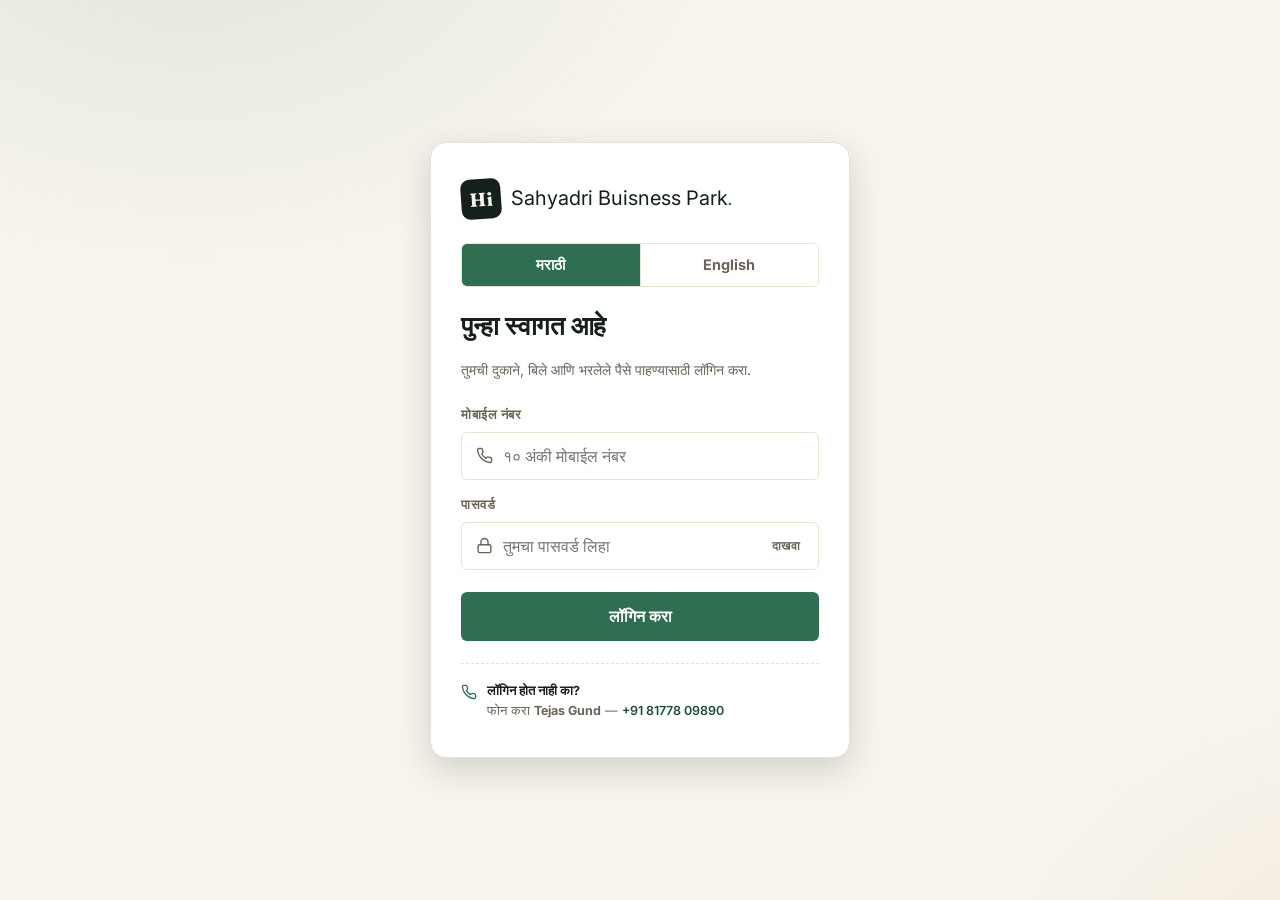
<file: index.html>
<!DOCTYPE html>
<html lang="mr">
<head>
<meta charset="UTF-8">
<meta name="viewport" content="width=device-width, initial-scale=1.0, viewport-fit=cover">
<title>Ledger — Shop &amp; Tenant Management</title>
  <link rel="preconnect" href="https://fonts.googleapis.com">
  <link rel="preconnect" href="https://fonts.gstatic.com" crossorigin>
  <link href="https://fonts.googleapis.com/css2?family=Fraunces:opsz,wght@9..144,400;9..144,500;9..144,600;9..144,700&family=Inter:wght@400;500;600;700&family=JetBrains+Mono:wght@400;500;600&display=swap" rel="stylesheet">
<link rel="stylesheet" href="root.css">
  <script>
    // If already signed in, skip the login screen and go straight to the right app.
    (function () {
      try {
        var token = localStorage.getItem('tms_token');
        var role  = localStorage.getItem('tms_role');
        if (token && role) {
          window.location.replace(role === 'admin' ? './ADMIN/index.html' : './USER/index.html');
        }
      } catch (e) { /* ignore */ }
    })();
  </script>
</head>
<body>

<!-- ============================================================
     LOGIN SCREEN
     ============================================================ -->
<div class="login-wrap" id="loginScreen">
  <div class="login-card">
    <div class="login-mark">
      <div class="stamp-mark">Hi</div>
      <div class="wordmark">Sahyadri Buisness Park<span>.</span></div>
    </div>
    <div class="login-lang" id="loginLang">
      <button type="button" class="login-lang-btn" data-login-lang="mr">मराठी</button>
      <button type="button" class="login-lang-btn" data-login-lang="en">English</button>
    </div>

    <h1 data-i18n="title">पुन्हा स्वागत आहे</h1>
    <p class="login-sub" data-i18n="sub">तुमची दुकाने, बिले आणि भरलेले पैसे पाहण्यासाठी लॉगिन करा.</p>

    <div class="login-error" id="loginError"></div>

    <form id="loginForm" autocomplete="on">
      <div class="field">
        <label for="loginMobile" data-i18n="mobile">मोबाईल नंबर</label>
        <div class="input-icon-row">
          <svg class="input-icon" width="17" height="17" viewBox="0 0 24 24" fill="none" stroke="currentColor" stroke-width="2" stroke-linecap="round" stroke-linejoin="round"><path d="M22 16.92v3a2 2 0 0 1-2.18 2 19.79 19.79 0 0 1-8.63-3.07 19.5 19.5 0 0 1-6-6 19.79 19.79 0 0 1-3.07-8.67A2 2 0 0 1 4.11 2h3a2 2 0 0 1 2 1.72c.127.96.361 1.903.7 2.81a2 2 0 0 1-.45 2.11L8.09 9.91a16 16 0 0 0 6 6l1.27-1.27a2 2 0 0 1 2.11-.45c.907.339 1.85.573 2.81.7A2 2 0 0 1 22 16.92z"/></svg>
          <input type="tel" id="loginMobile" name="mobile" placeholder="१० अंकी मोबाईल नंबर" data-i18n-ph="mobilePh" autocomplete="tel" required pattern="[0-9]{10}" maxlength="10" inputmode="numeric">
        </div>
      </div>
      <div class="field">
        <label for="loginPassword" data-i18n="password">पासवर्ड</label>
        <div class="input-icon-row pw-row">
          <svg class="input-icon" width="17" height="17" viewBox="0 0 24 24" fill="none" stroke="currentColor" stroke-width="2" stroke-linecap="round" stroke-linejoin="round"><rect x="3" y="11" width="18" height="11" rx="2" ry="2"/><path d="M7 11V7a5 5 0 0 1 10 0v4"/></svg>
          <input type="password" id="loginPassword" name="password" placeholder="तुमचा पासवर्ड लिहा" data-i18n-ph="passwordPh" autocomplete="current-password" required>
          <button type="button" class="pw-toggle" id="pwToggle">SHOW</button>
        </div>
      </div>
      <button type="submit" class="btn btn-primary btn-block btn-lg" id="loginBtn">
        <span id="loginBtnText" data-i18n="signIn">लॉगिन करा</span>
      </button>
    </form>

    <div class="login-help">
      <svg width="16" height="16" viewBox="0 0 24 24" fill="none" stroke="currentColor" stroke-width="2" stroke-linecap="round" stroke-linejoin="round"><path d="M22 16.92v3a2 2 0 0 1-2.18 2 19.79 19.79 0 0 1-8.63-3.07 19.5 19.5 0 0 1-6-6 19.79 19.79 0 0 1-3.07-8.67A2 2 0 0 1 4.11 2h3a2 2 0 0 1 2 1.72c.127.96.361 1.903.7 2.81a2 2 0 0 1-.45 2.11L8.09 9.91a16 16 0 0 0 6 6l1.27-1.27a2 2 0 0 1 2.11-.45c.907.339 1.85.573 2.81.7A2 2 0 0 1 22 16.92z"/></svg>
      <div>
        <div class="login-help-title" data-i18n="help">लॉगिन होत नाही का?</div>
        <div class="login-help-sub"><span data-i18n="call">फोन करा</span> <strong>Tejas Gund</strong> — <a href="tel:+918177809890">+91 81778 09890</a></div>
      </div>
    </div>
  </div>
</div>

<script>
/* ================================================================
   LANGUAGE — Marathi by default.

   The same localStorage key the tenant portal uses, so a tenant who
   picks a language here doesn't have to pick again inside the app.
   ================================================================ */
const LOGIN_STRINGS = {
  title:      { mr: 'पुन्हा स्वागत आहे',  en: 'Welcome back' },
  sub:        { mr: 'तुमची दुकाने, बिले आणि भरलेले पैसे पाहण्यासाठी लॉगिन करा.',
                en: 'Sign in to view your shops, bills and payments.' },
  mobile:     { mr: 'मोबाईल नंबर',        en: 'Mobile number' },
  mobilePh:   { mr: '१० अंकी मोबाईल नंबर', en: '10-digit mobile number' },
  password:   { mr: 'पासवर्ड',            en: 'Password' },
  passwordPh: { mr: 'तुमचा पासवर्ड लिहा',  en: 'Enter your password' },
  signIn:     { mr: 'लॉगिन करा',          en: 'Sign in' },
  help:       { mr: 'लॉगिन होत नाही का?',  en: 'Trouble signing in?' },
  call:       { mr: 'फोन करा',            en: 'Call' },
  failed:     { mr: 'लॉगिन झाले नाही. मोबाईल नंबर आणि पासवर्ड तपासा.',
                en: 'Sign in failed. Check your credentials.' },
  show:       { mr: 'दाखवा',              en: 'SHOW' },
  hide:       { mr: 'लपवा',               en: 'HIDE' },
};

function loginLang(){ return localStorage.getItem('tms_lang') || 'mr'; }

function lt(key){
  const e = LOGIN_STRINGS[key];
  return e ? (e[loginLang()] || e.en) : key;
}

function applyLoginLang(){
  const lang = loginLang();
  document.documentElement.lang = lang;
  document.querySelectorAll('[data-i18n]').forEach(el => {
    el.textContent = lt(el.getAttribute('data-i18n'));
  });
  document.querySelectorAll('[data-i18n-ph]').forEach(el => {
    el.placeholder = lt(el.getAttribute('data-i18n-ph'));
  });
  document.querySelectorAll('[data-login-lang]').forEach(btn => {
    btn.classList.toggle('active', btn.getAttribute('data-login-lang') === lang);
  });
  // The show/hide password toggle keeps whichever state it's currently in.
  const pwToggle = document.getElementById('pwToggle');
  const pwInput = document.getElementById('loginPassword');
  if (pwToggle && pwInput) pwToggle.textContent = pwInput.type === 'password' ? lt('show') : lt('hide');
}

/* This script tag sits at the end of <body>, so the DOM above it already
   exists — apply immediately rather than waiting for DOMContentLoaded. */
applyLoginLang();
document.querySelectorAll('[data-login-lang]').forEach(btn => {
  btn.addEventListener('click', () => {
    localStorage.setItem('tms_lang', btn.getAttribute('data-login-lang'));
    applyLoginLang();
  });
});

/* ================================================================
   CONFIG — set your backend URL here
   ================================================================ */
const API_BASE_URL = ""; // relative — same origin as this page; Apache proxies /api to the backend

/* ================================================================
   MINIMAL API HELPER (login only)
   ================================================================ */
class ApiError extends Error {
  constructor(message, status){ super(message); this.status = status; }
}
async function api(path, { method = 'GET', body = null } = {}) {
  const headers = { 'Content-Type': 'application/json' };
  let res;
  try {
    res = await fetch(`${API_BASE_URL}${path}`, {
      method, headers, body: body ? JSON.stringify(body) : undefined,
    });
  } catch (err) {
    throw new ApiError(`Can't reach the server at ${API_BASE_URL}. Check the API_BASE_URL value and that the backend is running.`, 0);
  }
  let data = null;
  const text = await res.text();
  if (text) { try { data = JSON.parse(text); } catch { data = null; } }
  if (!res.ok) {
    let msg = `Request failed (${res.status})`;
    if (data) {
      if (typeof data.detail === 'string') msg = data.detail;
      else if (Array.isArray(data.detail)) msg = data.detail.map(d => d.msg).join(', ');
    }
    throw new ApiError(msg, res.status);
  }
  return data;
}

/* ================================================================
   LOGIN
   ================================================================ */
const loginForm = document.getElementById('loginForm');
const loginError = document.getElementById('loginError');
const loginBtn = document.getElementById('loginBtn');
const loginBtnText = document.getElementById('loginBtnText');

// Show a note if we were redirected here because the session expired.
(function () {
  const params = new URLSearchParams(window.location.search);
  if (params.get('expired') === '1') {
    loginError.textContent = 'Your session expired. Please sign in again.';
    loginError.classList.add('show');
  }
})();

document.getElementById('pwToggle').addEventListener('click', () => {
  const pw = document.getElementById('loginPassword');
  const btn = document.getElementById('pwToggle');
  if (pw.type === 'password'){ pw.type = 'text'; btn.textContent = lt('hide'); }
  else { pw.type = 'password'; btn.textContent = lt('show'); }
});

loginForm.addEventListener('submit', async (e) => {
  e.preventDefault();
  loginError.classList.remove('show');
  const mobile = document.getElementById('loginMobile').value.trim();
  const password = document.getElementById('loginPassword').value;

  loginBtn.disabled = true;
  loginBtnText.innerHTML = '<span class="spinner"></span>';

  try {
    const data = await api('/api/login', { method:'POST', body:{ mobile, password } });
    localStorage.setItem('tms_token', data.token);
    localStorage.setItem('tms_role', data.role);
    window.location.replace(data.role === 'admin' ? './ADMIN/index.html' : './USER/index.html');
  } catch (err) {
    loginError.textContent = err.message || lt('failed');
    loginError.classList.add('show');
    loginBtn.disabled = false;
    loginBtnText.textContent = lt('signIn');
  }
});
</script>
</body>
</html>
</file>
<file: root.css>
/* ============================================================
   TOKENS
   ============================================================ */
:root{
  --ink:#15201B;
  --paper:#F7F4EC;
  --paper-raised:#FFFFFF;
  --green:#2F6F4F;
  --green-deep:#1F4D38;
  --rust:#C0612B;
  --rust-soft:#F3E3D6;
  --line:#E8E2D2;
  --success:#1F8A6B;
  --success-soft:#E1F0E8;
  --pending-soft:#F3E3D6;
  --partial-soft:#FBEFD0;
  --partial:#A87A12;
  --muted:#6B6457;
  --danger:#B43B2E;
  --danger-soft:#F6E0DC;

  --font-display:'Fraunces', serif;
  --font-body:'Inter', system-ui, sans-serif;
  --font-mono:'JetBrains Mono', monospace;

  --radius:10px;
  --radius-sm:6px;
  --shadow-sm: 0 1px 2px rgba(21,32,27,0.06);
  --shadow-md: 0 4px 16px rgba(21,32,27,0.10);
  --shadow-lg: 0 12px 32px rgba(21,32,27,0.16);

  --sidebar-w: 248px;
}

*{box-sizing:border-box;}
html,body{margin:0;padding:0;}
body{
  background:var(--paper);
  color:var(--ink);
  font-family:var(--font-body);
  font-size:15px;
  line-height:1.5;
  -webkit-font-smoothing:antialiased;
  min-height:100vh;
}
h1,h2,h3,h4{font-family:var(--font-display); font-weight:600; margin:0; letter-spacing:-0.01em;}
.mono{font-family:var(--font-mono);}
a{color:inherit;}
button{font-family:var(--font-body); cursor:pointer;}
input,select,textarea{font-family:var(--font-body);}
*:focus-visible{outline:2px solid var(--green); outline-offset:2px; border-radius:4px;}

@media (prefers-reduced-motion: reduce){
  *{animation-duration:0.001ms !important; transition-duration:0.001ms !important;}
}

::-webkit-scrollbar{width:10px; height:10px;}
::-webkit-scrollbar-thumb{background:var(--line); border-radius:6px;}
::-webkit-scrollbar-track{background:transparent;}

/* ============================================================
   LOGIN SCREEN
   ============================================================ */
.login-wrap{
  min-height:100vh;
  display:flex;
  align-items:center;
  justify-content:center;
  padding:24px;
  background:
    radial-gradient(900px 600px at 15% -10%, rgba(47,111,79,0.10), transparent 60%),
    radial-gradient(700px 500px at 110% 110%, rgba(192,97,43,0.08), transparent 60%),
    var(--paper);
}
.login-card{
  width:100%;
  max-width:420px;
  background:var(--paper-raised);
  border:1px solid var(--line);
  border-radius:16px;
  box-shadow:var(--shadow-lg);
  padding:36px 30px;
  animation:rise 0.5s ease both;
}
@keyframes rise{ from{opacity:0; transform:translateY(10px);} to{opacity:1; transform:translateY(0);} }
.login-mark{
  display:flex; align-items:center; gap:10px; margin-bottom:24px;
}
.login-mark .stamp-mark{
  width:40px; height:40px; border-radius:9px;
  background:var(--ink); color:var(--paper);
  display:flex; align-items:center; justify-content:center;
  font-family:var(--font-display); font-weight:700; font-size:19px;
  transform:rotate(-4deg); flex-shrink:0;
}
.login-mark .wordmark{font-size:20px; line-height:1.25;}
.login-mark .wordmark span{color:var(--green); font-style:italic;}
.login-card h1{font-size:26px; margin-bottom:6px;}
.login-sub{color:var(--muted); font-size:14px; margin-bottom:26px; line-height:1.45;}
.field{margin-bottom:16px;}
.field label{
  display:block; font-size:12.5px; font-weight:600; text-transform:uppercase;
  letter-spacing:0.04em; color:var(--muted); margin-bottom:7px;
}
.field input{
  width:100%; padding:13px 14px; border:1.5px solid var(--line);
  border-radius:var(--radius-sm); font-size:16px; background:var(--paper-raised);
  transition:border-color .15s ease;
}
.field input:focus{border-color:var(--green); outline:none;}

/* Icon + input combined row — icon (and, for the password field, the
   show/hide toggle) live inside the same bordered box as the input, so the
   whole thing reads as one clear field instead of loose parts. */
.input-icon-row{
  display:flex; align-items:center; gap:10px;
  border:1.5px solid var(--line); border-radius:var(--radius-sm);
  background:var(--paper-raised); padding:0 14px;
  transition:border-color .15s ease, box-shadow .15s ease;
}
.input-icon-row:focus-within{ border-color:var(--green); box-shadow:0 0 0 3px rgba(47,111,79,0.10); }
.input-icon-row .input-icon{ color:var(--muted); flex-shrink:0; }
.input-icon-row:focus-within .input-icon{ color:var(--green); }
.field .input-icon-row input{
  border:none; padding:13px 0; flex:1; min-width:0; background:transparent; width:auto;
}
.field .input-icon-row input:focus{ outline:none; }

.pw-row{position:relative;}
.pw-toggle{
  background:none; border:none; font-size:11.5px; color:var(--muted); font-weight:700;
  padding:6px 4px; letter-spacing:.04em; flex-shrink:0;
}
.input-icon-row .pw-toggle{ position:static; }
.pw-toggle:hover{ color:var(--ink); }
.btn{
  display:inline-flex; align-items:center; justify-content:center; gap:8px;
  padding:11px 18px; border-radius:var(--radius-sm); border:none;
  font-weight:600; font-size:14px; transition:transform .12s ease, box-shadow .12s ease, background .15s ease;
  white-space:nowrap;
}
.btn:active{transform:scale(0.97);}
.btn-primary{background:var(--green); color:#fff;}
.btn-primary:hover{background:var(--green-deep);}
.btn-primary:disabled{background:#9FB8AB; cursor:not-allowed; transform:none;}
.btn-block{width:100%;}
.btn-lg{ padding:15px 18px; font-size:15.5px; margin-top:6px; box-shadow:var(--shadow-sm); }
.btn-ghost{background:transparent; color:var(--ink); border:1.5px solid var(--line);}
.btn-ghost:hover{border-color:var(--ink);}
.btn-danger-ghost{background:transparent; color:var(--danger); border:1.5px solid var(--danger-soft);}
.btn-danger-ghost:hover{background:var(--danger-soft);}
.btn-sm{padding:6px 11px; font-size:12.5px;}
.btn-icon{padding:8px; border-radius:var(--radius-sm); background:transparent; border:1.5px solid var(--line); color:var(--ink); display:inline-flex;}
.btn-icon:hover{border-color:var(--green); color:var(--green);}
.btn-icon.spinning svg{animation:spin 0.7s linear infinite;}
@keyframes spin{ to{ transform:rotate(360deg); } }

.login-error{
  background:var(--danger-soft); color:var(--danger); border-radius:var(--radius-sm);
  padding:10px 13px; font-size:13px; margin-bottom:16px; display:none; font-weight:500;
}
.login-error.show{display:block; animation:shake .3s ease;}
@keyframes shake{ 0%,100%{transform:translateX(0);} 25%{transform:translateX(-4px);} 75%{transform:translateX(4px);} }

.api-base-note{
  margin-top:22px; padding-top:16px; border-top:1px dashed var(--line);
  font-size:11.5px; color:var(--muted); display:flex; justify-content:space-between; gap:8px;
}
.api-base-note code{font-family:var(--font-mono); background:var(--paper); padding:2px 6px; border-radius:4px;}

/* Friendly "call for help" block — replaces the old raw contact/code note */
.login-help{
  margin-top:22px; padding-top:18px; border-top:1px dashed var(--line);
  display:flex; align-items:flex-start; gap:10px;
}
.login-help svg{ color:var(--green); flex-shrink:0; margin-top:2px; }
.login-help-title{ font-size:12.5px; font-weight:700; color:var(--ink); margin-bottom:2px; }
.login-help-sub{ font-size:12.5px; color:var(--muted); }
.login-help-sub a{ color:var(--green-deep); font-weight:600; text-decoration:none; }
.login-help-sub a:hover{ text-decoration:underline; }

@media (max-width:420px){
  .login-card{ padding:28px 20px; border-radius:14px; }
  .login-card h1{ font-size:23px; }
}

/* ============================================================
   APP SHELL
   ============================================================ */
.app{ display:none; min-height:100vh; }
.app.show{ display:flex; }

.sidebar{
  width:var(--sidebar-w); flex-shrink:0; background:var(--ink); color:var(--paper);
  display:flex; flex-direction:column; padding:22px 14px; position:fixed; top:0; left:0; bottom:0; overflow-y:auto;
}
.sidebar-mark{ display:flex; align-items:center; gap:10px; padding:0 8px 24px; }
.sidebar-mark .stamp-mark{
  width:32px; height:32px; border-radius:7px; background:var(--green); color:#fff;
  display:flex; align-items:center; justify-content:center; font-family:var(--font-display); font-weight:700; font-size:15px;
  transform:rotate(-4deg); flex-shrink:0;
}
.sidebar-mark .wordmark{font-size:17px; color:#fff;}
.sidebar-mark .wordmark span{color:#6FBE99; font-style:italic;}

.nav-group{ margin-bottom:4px; }
.nav-label{ font-size:10.5px; text-transform:uppercase; letter-spacing:.08em; color:#8A9389; padding:14px 12px 6px; font-weight:600;}
.nav-item{
  display:flex; align-items:center; gap:11px; padding:10px 12px; border-radius:var(--radius-sm);
  color:#C9CFC5; font-size:14px; font-weight:500; margin-bottom:2px; transition:background .12s ease, color .12s ease;
  border:none; background:none; width:100%; text-align:left;
}
.nav-item svg{ flex-shrink:0; opacity:0.85; }
.nav-item:hover{ background:rgba(255,255,255,0.06); color:#fff; }
.nav-item.active{ background:var(--green); color:#fff; }
.nav-item.active svg{ opacity:1; }
.nav-badge{
  margin-left:auto; background:var(--rust); color:#fff; font-size:10.5px; font-weight:700;
  padding:1px 6px; border-radius:10px; min-width:18px; text-align:center;
}

.sidebar-foot{ margin-top:auto; padding-top:16px; border-top:1px solid rgba(255,255,255,0.08); }
.user-chip{ display:flex; align-items:center; gap:10px; padding:8px 10px; border-radius:var(--radius-sm); }
.user-avatar{
  width:32px; height:32px; border-radius:50%; background:var(--green); color:#fff;
  display:flex; align-items:center; justify-content:center; font-weight:700; font-size:13px; flex-shrink:0;
}
.user-meta{ overflow:hidden; }
.user-meta .name{ font-size:13.5px; color:#fff; font-weight:600; white-space:nowrap; overflow:hidden; text-overflow:ellipsis; }
.user-meta .role{ font-size:11px; color:#8A9389; text-transform:capitalize; }
.logout-btn{
  width:100%; margin-top:8px; background:none; border:1.5px solid rgba(255,255,255,0.14); color:#C9CFC5;
  padding:9px; border-radius:var(--radius-sm); font-size:13px; font-weight:600; display:flex; align-items:center; justify-content:center; gap:7px;
}
.logout-btn:hover{ border-color:var(--rust); color:#fff; background:rgba(192,97,43,0.15); }

.main{ flex:1; margin-left:var(--sidebar-w); min-width:0; }
.topbar{
  position:sticky; top:0; z-index:20; background:rgba(247,244,236,0.92); backdrop-filter:blur(8px);
  border-bottom:1px solid var(--line); padding:16px 28px; display:flex; align-items:center; justify-content:space-between; gap:16px;
}
.topbar h2{ font-size:21px; }
.topbar .crumb{ font-size:12.5px; color:var(--muted); margin-top:2px; }
.topbar-actions{ display:flex; align-items:center; gap:10px; }
.content{ padding:24px 28px 56px; max-width:1320px; }

.menu-toggle{ display:none; background:none; border:none; padding:6px; color:var(--ink); }

/* ============================================================
   GENERIC UI PARTS
   ============================================================ */
.toolbar{ display:flex; align-items:center; justify-content:space-between; gap:12px; margin-bottom:18px; flex-wrap:wrap; }
.search-input{
  flex:1; min-width:180px; max-width:340px; padding:9px 13px 9px 36px; border:1.5px solid var(--line);
  border-radius:var(--radius-sm); font-size:13.5px; background:var(--paper-raised) url('data:image/svg+xml;utf8,<svg xmlns="http://www.w3.org/2000/svg" width="15" height="15" viewBox="0 0 24 24" fill="none" stroke="%236B6457" stroke-width="2"><circle cx="11" cy="11" r="8"/><line x1="21" y1="21" x2="16.65" y2="16.65"/></svg>') no-repeat 12px center;
}
.search-input:focus{ border-color:var(--green); outline:none; }
.filter-chips{ display:flex; gap:6px; }
.chip{
  padding:7px 13px; border-radius:999px; border:1.5px solid var(--line); background:var(--paper-raised);
  font-size:12.5px; font-weight:600; color:var(--muted); transition:all .12s ease;
}
.chip:hover{ border-color:var(--green); color:var(--ink); }
.chip.active{ background:var(--ink); color:#fff; border-color:var(--ink); }
.tenant-tag{ font-size:13px; font-weight:600; color:var(--green-deep); }

.card{ background:var(--paper-raised); border:1px solid var(--line); border-radius:var(--radius); box-shadow:var(--shadow-sm); }
.card-pad{ padding:18px; }

.stat-row{ display:grid; grid-template-columns:repeat(auto-fit, minmax(170px,1fr)); gap:14px; margin-bottom:20px; }
.stat-card{ padding:16px 18px; }
.stat-card .label{ font-size:11.5px; text-transform:uppercase; letter-spacing:.05em; color:var(--muted); font-weight:600; margin-bottom:8px;}
.stat-card .value{ font-family:var(--font-display); font-size:26px; font-weight:600; }
.stat-card .sub{ font-size:12px; color:var(--muted); margin-top:4px; }
.stat-card.accent-green .value{ color:var(--green-deep); }
.stat-card.accent-rust .value{ color:var(--rust); }
.glance-card{ font-family:inherit; transition:border-color .12s, transform .1s; }
.glance-card:hover{ border-color:var(--green); }
.glance-card:active{ transform:scale(0.98); }

.table-wrap{ overflow-x:auto; border:1px solid var(--line); border-radius:var(--radius); background:var(--paper-raised); }
table{ width:100%; border-collapse:collapse; font-size:13.8px; min-width:640px; }
thead th{
  text-align:left; padding:12px 16px; font-size:11.5px; text-transform:uppercase; letter-spacing:.04em;
  color:var(--muted); font-weight:600; border-bottom:1.5px solid var(--line); white-space:nowrap; background:#FBF9F4;
}
tbody td{ padding:13px 16px; border-bottom:1px solid var(--line); vertical-align:middle; }
tbody tr:last-child td{ border-bottom:none; }
tbody tr{ transition:background .1s ease; }
tbody tr:hover{ background:#FBF9F4; }
td.num, th.num{ text-align:right; font-family:var(--font-mono); }
td .row-actions{ display:flex; gap:6px; justify-content:flex-end; }

.pill{
  display:inline-flex; align-items:center; gap:5px; padding:3px 10px; border-radius:999px;
  font-size:11.5px; font-weight:700; text-transform:uppercase; letter-spacing:.03em;
}
.pill-dot{ width:6px; height:6px; border-radius:50%; }
.pill.available{ background:var(--success-soft); color:var(--success); }
.pill.available .pill-dot{ background:var(--success); }
.pill.occupied{ background:#E7E3F4; color:#5B4B9E; }
.pill.occupied .pill-dot{ background:#5B4B9E; }
.pill.active-pill{ background:var(--success-soft); color:var(--success); }
.pill.active-pill .pill-dot{ background:var(--success); }
.pill.inactive-pill{ background:var(--danger-soft); color:var(--danger); }
.pill.inactive-pill .pill-dot{ background:var(--danger); }
.pill.role-admin{ background:#FDEBD8; color:#9A5A12; }
.pill.role-tenant{ background:#E3EEFB; color:#1E5C9A; }

/* stamp badge — signature element for bill/payment status */
.stamp{
  display:inline-flex; align-items:center; justify-content:center;
  font-family:var(--font-mono); font-weight:700; font-size:10.5px; letter-spacing:.06em;
  padding:4px 10px; border-radius:4px; border:2px solid currentColor;
  transform:rotate(-3deg); text-transform:uppercase;
}
.stamp.paid{ color:var(--success); }
.stamp.partial{ color:var(--partial); }
.stamp.pending{ color:var(--rust); }

.empty-state{ text-align:center; padding:64px 24px; color:var(--muted); }
.empty-state svg{ opacity:0.4; margin-bottom:14px; }
.empty-state h3{ font-size:16px; color:var(--ink); margin-bottom:6px; }
.empty-state p{ font-size:13.5px; max-width:340px; margin:0 auto; }

.skeleton-row{ height:46px; background:linear-gradient(90deg, #EFEBE0 25%, #F6F3EA 37%, #EFEBE0 63%); background-size:400% 100%; animation:shimmer 1.4s ease infinite; border-bottom:1px solid var(--line); }
@keyframes shimmer{ 0%{background-position:100% 0;} 100%{background-position:0 0;} }

.error-banner{
  background:var(--danger-soft); color:var(--danger); border-radius:var(--radius-sm); padding:13px 16px;
  font-size:13.5px; font-weight:500; margin-bottom:16px; display:flex; align-items:flex-start; gap:10px;
}
.error-banner svg{ flex-shrink:0; margin-top:1px; }
.error-banner button{ margin-left:auto; background:none; border:none; color:var(--danger); font-weight:700; font-size:16px; line-height:1; flex-shrink:0;}

/* Toasts */
.toast-stack{ position:fixed; bottom:20px; right:20px; z-index:1000; display:flex; flex-direction:column; gap:10px; max-width:340px; }
.toast{
  background:var(--ink); color:#fff; padding:13px 16px; border-radius:var(--radius-sm); box-shadow:var(--shadow-lg);
  font-size:13.5px; font-weight:500; display:flex; align-items:center; gap:10px; animation:toast-in .25s ease both;
}
.toast.success{ background:var(--green-deep); }
.toast.error{ background:var(--danger); }
.toast.fade-out{ animation:toast-out .25s ease forwards; }
@keyframes toast-in{ from{opacity:0; transform:translateX(20px);} to{opacity:1; transform:translateX(0);} }
@keyframes toast-out{ from{opacity:1;} to{opacity:0; transform:translateX(20px);} }

/* Modal */
.modal-overlay{
  position:fixed; inset:0; background:rgba(21,32,27,0.45); display:none; align-items:center; justify-content:center;
  z-index:500; padding:20px; backdrop-filter:blur(2px);
}
.modal-overlay.show{ display:flex; animation:fade-in .15s ease; }
@keyframes fade-in{ from{opacity:0;} to{opacity:1;} }
.modal{
  background:var(--paper-raised); border-radius:var(--radius); box-shadow:var(--shadow-lg); width:100%; max-width:560px;
  max-height:90vh; overflow-y:auto; animation:modal-in .2s ease both;
}
@keyframes modal-in{ from{opacity:0; transform:translateY(12px) scale(0.98);} to{opacity:1; transform:translateY(0) scale(1);} }
.modal-head{ padding:20px 22px; border-bottom:1px solid var(--line); display:flex; align-items:center; justify-content:space-between; }
.modal-head h3{ font-size:18px; }
.modal-close{ background:none; border:none; color:var(--muted); padding:4px; }
.modal-close:hover{ color:var(--ink); }
.modal-body{ padding:22px; }
.modal-foot{ padding:16px 22px; border-top:1px solid var(--line); display:flex; justify-content:flex-end; gap:10px; }
.form-grid{ display:grid; grid-template-columns:1fr 1fr; gap:14px; }
.form-grid .full{ grid-column:1 / -1; }
@media (max-width:520px){ .form-grid{ grid-template-columns:1fr; } }
.field select, .field textarea{
  width:100%; padding:11px 13px; border:1.5px solid var(--line); border-radius:var(--radius-sm); font-size:14.5px; background:var(--paper-raised);
}
.field select:disabled{ background:#F4F1E9; color:var(--muted); cursor:not-allowed; }
.field textarea{ resize:vertical; min-height:64px; font-family:var(--font-body); }
.field .hint{ font-size:11.5px; color:var(--muted); margin-top:5px; }
.field-error{ font-size:12px; color:var(--danger); margin-top:5px; font-weight:600; }
.field input.invalid, .field select.invalid{ border-color:var(--danger); }

.confirm-body{ padding:22px; font-size:14.5px; }
.confirm-body strong{ font-weight:700; }

/* ---- Info card used inside modals ---- */
.info-card{
  background:var(--paper); border:1.5px solid var(--line); border-radius:var(--radius-sm);
  padding:12px 14px; margin-top:4px; font-size:13px;
}
.info-card .info-row{ display:flex; justify-content:space-between; align-items:center; gap:10px; padding:3px 0; }
.info-card .info-label{ color:var(--muted); font-size:12px; font-weight:600; text-transform:uppercase; letter-spacing:.03em; }
.info-card .info-val{ font-weight:600; font-family:var(--font-mono); font-size:13px; }
.info-card .info-val.good{ color:var(--success); }
.info-card .info-val.warn{ color:var(--rust); }

/* ---- Step / path toggle inside modal ---- */
.path-toggle{
  display:flex; gap:0; border:1.5px solid var(--line); border-radius:var(--radius-sm); overflow:hidden; margin-bottom:18px;
}
.path-btn{
  flex:1; padding:10px 12px; background:var(--paper-raised); border:none; font-size:13.5px; font-weight:600;
  color:var(--muted); cursor:pointer; transition:background .12s, color .12s; border-right:1.5px solid var(--line);
  display:flex; align-items:center; justify-content:center; gap:7px;
}
.path-btn:last-child{ border-right:none; }
.path-btn.active{ background:var(--ink); color:#fff; }
.path-btn:hover:not(.active){ background:var(--paper); color:var(--ink); }

/* ---- Bill section inside payment modal ---- */
.bill-list{ display:flex; flex-direction:column; gap:8px; margin-top:6px; }
.bill-row{
  border:1.5px solid var(--line); border-radius:var(--radius-sm); padding:11px 13px;
  cursor:pointer; transition:border-color .12s, background .12s; display:flex; align-items:center; gap:12px;
}
.bill-row:hover{ border-color:var(--green); background:#F2F9F5; }
.bill-row.selected{ border-color:var(--green); background:#E8F4EE; }
.bill-row input[type=radio]{ accent-color:var(--green); width:15px; height:15px; flex-shrink:0; }
.bill-row-info{ flex:1; min-width:0; }
.bill-row-info .btype{ font-weight:700; font-size:13.5px; }
.bill-row-info .bmeta{ font-size:12px; color:var(--muted); margin-top:2px; }
.bill-row-amt{ text-align:right; flex-shrink:0; }
.bill-row-amt .bpending{ font-family:var(--font-mono); font-weight:700; font-size:14px; color:var(--rust); }
.bill-row-amt .bdue{ font-size:11.5px; color:var(--muted); margin-top:2px; }

/* ---- Unoccupied warning ---- */
.warn-box{
  background:var(--rust-soft); border:1.5px solid #E8C4A8; border-radius:var(--radius-sm);
  padding:11px 14px; font-size:13px; color:#7A3A18; display:flex; align-items:flex-start; gap:9px; margin-top:4px;
}
.warn-box svg{ flex-shrink:0; margin-top:1px; }

/* ---- Payment summary before save ---- */
.pay-summary{
  background:var(--success-soft); border:1.5px solid #A8D9C4; border-radius:var(--radius-sm);
  padding:13px 15px; margin-top:6px;
}
.pay-summary .ps-title{ font-size:11.5px; font-weight:700; text-transform:uppercase; letter-spacing:.05em; color:var(--success); margin-bottom:8px; }
.pay-summary .ps-row{ display:flex; justify-content:space-between; font-size:13px; padding:3px 0; }
.pay-summary .ps-row .ps-key{ color:var(--muted); }
.pay-summary .ps-row .ps-val{ font-weight:600; }
.pay-summary .ps-row.ps-total .ps-val{ font-family:var(--font-mono); font-size:15px; color:var(--green-deep); }

/* Tenant portal (read-only, simplified) */
.tenant-shell{ width:100%; }
.tenant-topbar{
  background:var(--ink); color:#fff; padding:18px 24px; display:flex; align-items:center; justify-content:space-between;
  position:sticky; top:0; z-index:20;
}
.tenant-content{ max-width:760px; margin:0 auto; padding:24px 18px 64px; }
.section-title{ font-size:17px; margin:28px 0 14px; display:flex; align-items:center; justify-content:space-between; }
.tenant-card{ background:var(--paper-raised); border:1px solid var(--line); border-radius:var(--radius); padding:16px 18px; margin-bottom:10px; box-shadow:var(--shadow-sm); }
.tenant-card .row1{ display:flex; align-items:center; justify-content:space-between; gap:10px; margin-bottom:8px;}
.tenant-card .title{ font-weight:600; font-size:14.5px; }
.tenant-card .meta{ font-size:12.5px; color:var(--muted); }
.tenant-card .amt-row{ display:flex; justify-content:space-between; font-size:13px; padding-top:8px; border-top:1px dashed var(--line); margin-top:8px;}
.tenant-card .amt-row .big{ font-family:var(--font-mono); font-weight:700; font-size:15px; }

.spinner{ width:16px; height:16px; border:2.5px solid rgba(255,255,255,0.35); border-top-color:#fff; border-radius:50%; animation:spin 0.7s linear infinite; }
.spinner.dark{ border:2.5px solid rgba(21,32,27,0.2); border-top-color:var(--ink); }

.checkbox-list{ display:flex; flex-direction:column; gap:8px; max-height:220px; overflow-y:auto; border:1.5px solid var(--line); border-radius:var(--radius-sm); padding:10px; }
.checkbox-row{ display:flex; align-items:center; gap:9px; font-size:13.5px; padding:5px 6px; border-radius:5px; }
.checkbox-row:hover{ background:var(--paper); }
.checkbox-row input{ width:16px; height:16px; accent-color:var(--green); }

/* ---- Shop picker list (bulk bill creation) ---- */
.shop-pick-list{ display:flex; flex-direction:column; gap:7px; max-height:280px; overflow-y:auto; padding:2px; }
.shop-pick-row{
  display:flex; align-items:center; gap:11px; padding:10px 12px; border:1.5px solid var(--line);
  border-radius:var(--radius-sm); cursor:pointer; transition:border-color .12s, background .12s;
}
.shop-pick-row:hover{ border-color:var(--green); }
.shop-pick-row.checked-row{ border-color:var(--green); background:#F2F9F5; }
.shop-pick-check{ width:17px; height:17px; accent-color:var(--green); flex-shrink:0; cursor:pointer; }
.shop-pick-info{ flex:1; min-width:0; }
.shop-pick-num{ font-weight:700; font-size:14px; }
.shop-pick-meta{ font-size:11.5px; color:var(--muted); margin-top:2px; }
.shop-pick-amt-wrap{ display:flex; align-items:center; gap:4px; flex-shrink:0; }
.shop-pick-rupee{ font-family:var(--font-mono); color:var(--muted); font-size:13px; }
.shop-pick-amount{
  width:104px; padding:8px 9px; border:1.5px solid var(--line); border-radius:var(--radius-sm);
  font-family:var(--font-mono); font-size:13.5px; text-align:right; background:var(--paper-raised);
}
.shop-pick-amount:focus{ border-color:var(--green); outline:none; }
@media (max-width:480px){
  .shop-pick-row{ flex-wrap:wrap; }
  .shop-pick-amt-wrap{ width:100%; justify-content:flex-end; margin-left:28px; }
}

.visually-hidden{ position:absolute; width:1px; height:1px; overflow:hidden; clip:rect(0,0,0,0); }

/* Responsive */
@media (max-width:900px){
  .sidebar{ transform:translateX(-100%); transition:transform .2s ease; z-index:300; box-shadow:var(--shadow-lg); }
  .sidebar.open{ transform:translateX(0); }
  .main{ margin-left:0; }
  .menu-toggle{ display:flex; }
  .sidebar-scrim{ display:none; position:fixed; inset:0; background:rgba(0,0,0,0.4); z-index:290; }
  .sidebar-scrim.show{ display:block; }
  .content{ padding:18px 16px 90px; }
  .topbar{ padding:14px 16px; }
}
@media (max-width:560px){
  .topbar h2{ font-size:18px; }
  .stat-row{ grid-template-columns:repeat(2,1fr); }
  table{ font-size:13px; }
  thead th, tbody td{ padding:10px 12px; }
  .modal-overlay{ padding:0; align-items:flex-end; }
  .modal{ max-width:100%; max-height:92vh; border-radius:var(--radius) var(--radius) 0 0; animation:modal-in-sheet .2s ease both; }
  .modal-head{ padding:16px 16px 14px; }
  .modal-body{ padding:16px; }
  .modal-foot{ padding:12px 16px; padding-bottom:max(12px, env(safe-area-inset-bottom)); flex-wrap:wrap; }
  .modal-foot .btn{ flex:1; }
  .pay-summary, .info-card, .warn-box{ padding:11px 12px; }
}
@keyframes modal-in-sheet{ from{opacity:0; transform:translateY(24px);} to{opacity:1; transform:translateY(0);} }

/* ============================================================
   ENHANCED UI — filters, advanced search, user dashboard
   ============================================================ */
.filter-bar{
  background:var(--paper-raised); border:1px solid var(--line); border-radius:var(--radius);
  padding:14px 16px; margin-bottom:18px; display:flex; flex-wrap:wrap; gap:10px; align-items:flex-end;
}
.filter-bar .field{ margin:0; min-width:130px; flex:1; }
.filter-bar .field label{ font-size:11px; }
.filter-bar .field input,.filter-bar .field select{ font-size:13px; padding:8px 10px; }
.filter-bar .field.search-full{ flex:2; min-width:200px; }
.filter-count{ font-size:12.5px; color:var(--muted); font-weight:600; margin-left:auto; align-self:center; white-space:nowrap; }
.filter-clear-btn{ padding:8px 13px; font-size:12.5px; font-weight:600; white-space:nowrap; }

.sort-select{ padding:8px 10px; border:1.5px solid var(--line); border-radius:var(--radius-sm); font-size:13px; background:var(--paper-raised); color:var(--ink); }

/* Dashboard complex stats table */
.complex-stat-card{
  background:var(--paper-raised); border:1px solid var(--line); border-radius:var(--radius);
  padding:14px 16px; box-shadow:var(--shadow-sm); transition:box-shadow .15s;
}
.complex-stat-card:hover{ box-shadow:var(--shadow-md); }
.complex-stat-card .c-name{ font-weight:700; font-size:14.5px; margin-bottom:10px; display:flex; align-items:center; gap:8px; }
.complex-stat-grid{ display:grid; grid-template-columns:repeat(3,1fr); gap:8px; }
.complex-stat-item{ text-align:center; }
.complex-stat-item .csi-val{ font-family:var(--font-mono); font-weight:700; font-size:16px; }
.complex-stat-item .csi-label{ font-size:10.5px; color:var(--muted); text-transform:uppercase; letter-spacing:.04em; font-weight:600; }
.complex-stat-item.accent-green .csi-val{ color:var(--green-deep); }
.complex-stat-item.accent-rust .csi-val{ color:var(--rust); }

/* Collapsible sections for tenant portal */
.collapsible-section{ background:var(--paper-raised); border:1px solid var(--line); border-radius:var(--radius); margin-bottom:12px; overflow:hidden; }
.collapsible-header{ display:flex; align-items:center; justify-content:space-between; padding:14px 18px; cursor:pointer; user-select:none; }
.collapsible-header h3{ font-size:15px; margin:0; }
.collapsible-arrow{ transition:transform .2s; }
.collapsible-header.open .collapsible-arrow{ transform:rotate(180deg); }
.collapsible-body{ display:none; border-top:1px solid var(--line); padding:16px 18px; }
.collapsible-body.open{ display:block; }

/* Tenant portal enhanced stats */
.tp-stat-grid{ display:grid; grid-template-columns:repeat(2,1fr); gap:10px; margin-bottom:16px; }
.tp-stat{ background:var(--paper-raised); border:1px solid var(--line); border-radius:var(--radius); padding:12px 14px; }
.tp-stat .tp-label{ font-size:10.5px; text-transform:uppercase; letter-spacing:.05em; color:var(--muted); font-weight:600; margin-bottom:4px; }
.tp-stat .tp-value{ font-family:var(--font-display); font-size:20px; font-weight:600; }
.tp-stat.accent-green .tp-value{ color:var(--green-deep); }
.tp-stat.accent-rust .tp-value{ color:var(--rust); }
.tp-stat.accent-partial .tp-value{ color:var(--partial); }
@media(min-width:500px){ .tp-stat-grid{ grid-template-columns:repeat(4,1fr); } }

/* Monthly summary for tenant portal */
.month-row{
  border:1px solid var(--line); border-radius:var(--radius-sm); margin-bottom:8px; overflow:hidden;
}
.month-row-head{ display:flex; align-items:center; justify-content:space-between; padding:10px 14px; cursor:pointer; background:var(--paper-raised); }
.month-row-head .m-name{ font-weight:700; font-size:13.5px; }
.month-row-head .m-badges{ display:flex; gap:8px; align-items:center; }
.month-row-body{ display:none; border-top:1px solid var(--line); padding:12px 14px; background:#FAFAF8; }
.month-row-body.open{ display:block; }

/* Bills/Payments year→month drill-down */
.drill-crumb{ display:flex; align-items:center; gap:6px; flex-wrap:wrap; font-size:12.5px; color:var(--muted); margin-bottom:12px; }
.drill-crumb span{ cursor:pointer; }
.drill-crumb span.active{ color:var(--ink); font-weight:700; cursor:default; }
.drill-crumb .sep{ color:var(--line); cursor:default; }
.drill-grid{ display:grid; grid-template-columns:repeat(auto-fill,minmax(150px,1fr)); gap:10px; }
.drill-card{ background:var(--paper-raised); border:1px solid var(--line); border-radius:var(--radius); padding:14px 16px; cursor:pointer; transition:border-color .12s, box-shadow .12s; }
.drill-card:hover{ border-color:var(--green); box-shadow:var(--shadow-sm); }
.drill-card .dc-title{ font-weight:700; font-size:15px; margin-bottom:6px; }
.drill-card .dc-count{ font-size:11.5px; color:var(--muted); margin-bottom:8px; }
.drill-card .dc-amt{ font-family:var(--font-mono); font-weight:700; font-size:15px; }
.drill-card .dc-pending{ font-size:11.5px; color:var(--rust); font-weight:600; margin-top:3px; }
.drill-card .dc-pending.clear{ color:var(--success); }
@media (max-width:480px){ .drill-grid{ grid-template-columns:repeat(2,1fr); gap:8px; } .drill-card{ padding:11px 12px; } }

/* Finance page user card */
.user-finance-card{ background:var(--paper-raised); border:1.5px solid var(--green); border-radius:var(--radius); padding:16px 18px; margin-bottom:16px; }
.user-finance-card .ufc-name{ font-weight:700; font-size:16px; margin-bottom:2px; }
.user-finance-card .ufc-meta{ font-size:12.5px; color:var(--muted); }

/* Deposit section in tenant portal */
.deposit-progress{ margin:12px 0; }
.deposit-bar-wrap{ background:var(--line); border-radius:999px; height:8px; overflow:hidden; margin-top:6px; }
.deposit-bar{ background:var(--green); height:100%; border-radius:999px; transition:width .4s ease; }

/* Records count tag */
.record-count-tag{ background:var(--paper); border:1px solid var(--line); border-radius:999px; padding:3px 10px; font-size:12px; font-weight:600; color:var(--muted); }

/* Empty state compact */
.empty-compact{ text-align:center; padding:28px 16px; color:var(--muted); font-size:13.5px; }

/* Year selector for tenant */
.year-btn-row{ display:flex; gap:6px; flex-wrap:wrap; margin-bottom:14px; }
.year-btn{ padding:7px 14px; border-radius:999px; border:1.5px solid var(--line); background:var(--paper-raised); font-size:13px; font-weight:600; color:var(--muted); cursor:pointer; transition:all .12s; }
.year-btn.active{ background:var(--ink); color:#fff; border-color:var(--ink); }
.year-btn:hover:not(.active){ border-color:var(--ink); color:var(--ink); }

/* ---- Sign-in language toggle (Marathi / English) ---- */
.login-lang{
  display:flex; gap:0; margin-bottom:20px;
  border:1.5px solid var(--line); border-radius:var(--radius-sm); overflow:hidden;
}
.login-lang-btn{
  flex:1; min-height:42px; border:none; background:var(--paper-raised);
  font-size:14.5px; font-weight:700; color:var(--muted);
  border-right:1.5px solid var(--line);
}
.login-lang-btn:last-child{ border-right:none; }
.login-lang-btn.active{ background:var(--green); color:#fff; }
</file>
<file: ADMIN/style.css>
/* ============================================================
   TOKENS
   ============================================================ */
:root{
  --ink:#15201B;
  --paper:#F7F4EC;
  --paper-raised:#FFFFFF;
  --green:#2F6F4F;
  --green-deep:#1F4D38;
  --rust:#C0612B;
  --rust-soft:#F3E3D6;
  --line:#E8E2D2;
  --success:#1F8A6B;
  --success-soft:#E1F0E8;
  --pending-soft:#F3E3D6;
  --partial-soft:#FBEFD0;
  --partial:#A87A12;
  --muted:#6B6457;
  --danger:#B43B2E;
  --danger-soft:#F6E0DC;

  --font-display:'Fraunces', serif;
  --font-body:'Inter', system-ui, sans-serif;
  --font-mono:'JetBrains Mono', monospace;

  --radius:10px;
  --radius-sm:6px;
  --shadow-sm: 0 1px 2px rgba(21,32,27,0.06);
  --shadow-md: 0 4px 16px rgba(21,32,27,0.10);
  --shadow-lg: 0 12px 32px rgba(21,32,27,0.16);

  --sidebar-w: 260px;
  --sidebar-w-collapsed: 72px;
}

*{box-sizing:border-box;}
html,body{margin:0;padding:0;}
body{
  background:var(--paper);
  color:var(--ink);
  font-family:var(--font-body);
  font-size:15px;
  line-height:1.5;
  -webkit-font-smoothing:antialiased;
  min-height:100vh;
}
h1,h2,h3,h4{font-family:var(--font-display); font-weight:600; margin:0; letter-spacing:-0.01em;}
.mono{font-family:var(--font-mono);}
a{color:inherit;}
button{font-family:var(--font-body); cursor:pointer;}
input,select,textarea{font-family:var(--font-body);}
*:focus-visible{outline:2px solid var(--green); outline-offset:2px; border-radius:4px;}

@media (prefers-reduced-motion: reduce){
  *{animation-duration:0.001ms !important; transition-duration:0.001ms !important;}
}

::-webkit-scrollbar{width:10px; height:10px;}
::-webkit-scrollbar-thumb{background:var(--line); border-radius:6px;}
::-webkit-scrollbar-track{background:transparent;}

/* ============================================================
   LOGIN SCREEN
   ============================================================ */
.login-wrap{
  min-height:100vh;
  display:flex;
  align-items:center;
  justify-content:center;
  padding:24px;
  background:
    radial-gradient(900px 600px at 15% -10%, rgba(47,111,79,0.10), transparent 60%),
    radial-gradient(700px 500px at 110% 110%, rgba(192,97,43,0.08), transparent 60%),
    var(--paper);
}
.login-card{
  width:100%;
  max-width:400px;
  background:var(--paper-raised);
  border:1px solid var(--line);
  border-radius:var(--radius);
  box-shadow:var(--shadow-lg);
  padding:40px 32px;
  animation:rise 0.5s ease both;
}
@keyframes rise{ from{opacity:0; transform:translateY(10px);} to{opacity:1; transform:translateY(0);} }
.login-mark{
  display:flex; align-items:center; gap:10px; margin-bottom:28px;
}
.login-mark .stamp-mark{
  width:38px; height:38px; border-radius:8px;
  background:var(--ink); color:var(--paper);
  display:flex; align-items:center; justify-content:center;
  font-family:var(--font-display); font-weight:700; font-size:18px;
  transform:rotate(-4deg);
}
.login-mark .wordmark{font-size:21px;}
.login-mark .wordmark span{color:var(--green); font-style:italic;}
.login-card h1{font-size:24px; margin-bottom:4px;}
.login-sub{color:var(--muted); font-size:13.5px; margin-bottom:28px;}
.field{margin-bottom:18px;}
.field label{
  display:block; font-size:12.5px; font-weight:600; text-transform:uppercase;
  letter-spacing:0.04em; color:var(--muted); margin-bottom:7px;
}
.field input{
  width:100%; padding:11px 13px; border:1.5px solid var(--line);
  border-radius:var(--radius-sm); font-size:15px; background:var(--paper-raised);
  transition:border-color .15s ease;
}
.field input:focus{border-color:var(--green);}
.pw-row{position:relative;}
.pw-toggle{
  position:absolute; right:10px; top:50%; transform:translateY(-50%);
  background:none; border:none; font-size:12px; color:var(--muted); font-weight:600;
  padding:4px 6px;
}
.btn{
  display:inline-flex; align-items:center; justify-content:center; gap:8px;
  padding:11px 18px; border-radius:var(--radius-sm); border:none;
  font-weight:600; font-size:14px; transition:transform .12s ease, box-shadow .12s ease, background .15s ease;
  white-space:nowrap;
}
.btn:active{transform:scale(0.97);}
.btn-primary{background:var(--green); color:#fff;}
.btn-primary:hover{background:var(--green-deep);}
.btn-primary:disabled{background:#9FB8AB; cursor:not-allowed; transform:none;}
.btn-block{width:100%;}
.btn-ghost{background:transparent; color:var(--ink); border:1.5px solid var(--line);}
.btn-ghost:hover{border-color:var(--ink);}
.btn-danger-ghost{background:transparent; color:var(--danger); border:1.5px solid var(--danger-soft);}
.btn-danger-ghost:hover{background:var(--danger-soft);}
.btn-sm{padding:6px 11px; font-size:12.5px;}
.btn-icon{padding:8px; border-radius:var(--radius-sm); background:transparent; border:1.5px solid var(--line); color:var(--ink); display:inline-flex;}
.btn-icon:hover{border-color:var(--green); color:var(--green);}
.btn-icon.spinning svg{animation:spin 0.7s linear infinite;}
@keyframes spin{ to{ transform:rotate(360deg); } }

.login-error{
  background:var(--danger-soft); color:var(--danger); border-radius:var(--radius-sm);
  padding:10px 13px; font-size:13px; margin-bottom:16px; display:none; font-weight:500;
}
.login-error.show{display:block; animation:shake .3s ease;}
@keyframes shake{ 0%,100%{transform:translateX(0);} 25%{transform:translateX(-4px);} 75%{transform:translateX(4px);} }

.api-base-note{
  margin-top:22px; padding-top:16px; border-top:1px dashed var(--line);
  font-size:11.5px; color:var(--muted); display:flex; justify-content:space-between; gap:8px;
}
.api-base-note code{font-family:var(--font-mono); background:var(--paper); padding:2px 6px; border-radius:4px;}

/* ============================================================
   APP SHELL
   ============================================================ */
.app{ display:none; min-height:100vh; }
.app.show{ display:flex; }

.sidebar{
  width:var(--sidebar-w); flex-shrink:0; background:var(--ink); color:var(--paper);
  display:flex; flex-direction:column; padding:22px 14px; position:fixed; top:0; left:0; bottom:0; overflow-y:auto;
  transition:width .28s ease;
}
.sidebar-mark{ display:flex; align-items:center; gap:10px; padding:0 8px 24px; }
.sidebar-mark .stamp-mark{
  width:32px; height:32px; border-radius:7px; background:var(--green); color:#fff;
  display:flex; align-items:center; justify-content:center; font-family:var(--font-display); font-weight:700; font-size:15px;
  transform:rotate(-4deg); flex-shrink:0;
}
.sidebar-mark .wordmark{font-size:17px; color:#fff;}
.sidebar-mark .wordmark span{color:#6FBE99; font-style:italic;}

.nav-group{ margin-bottom:4px; }
.nav-label{ font-size:10.5px; text-transform:uppercase; letter-spacing:.08em; color:#8A9389; padding:14px 12px 6px; font-weight:600;}
/* Sidebar module groups (Property, People, Finance, Insights) are collapsible */
.nav-label{
  display:flex; align-items:center; justify-content:space-between; width:100%;
  background:none; border:none; cursor:pointer; font-family:inherit; transition:color .12s ease;
}
.nav-label:hover{ color:#C9CFC5; }
.nav-label-arrow{ transition:transform .2s ease; flex-shrink:0; opacity:0.75; }
.nav-group.collapsed .nav-label-arrow{ transform:rotate(-90deg); }
.nav-group.collapsed .nav-group-body{ display:none; }
.nav-collapse-all{
  display:flex; align-items:center; gap:7px; width:100%; margin-top:6px;
  background:none; border:none; color:#8A9389; font-size:11.5px; font-weight:600;
  padding:8px 12px; cursor:pointer; border-radius:var(--radius-sm); transition:background .12s ease, color .12s ease;
}
.nav-collapse-all:hover{ background:rgba(255,255,255,0.06); color:#fff; }
.nav-collapse-all svg{ transition:transform .2s ease; flex-shrink:0; }
.nav-collapse-all.all-collapsed svg{ transform:rotate(180deg); }
.nav-item{
  display:flex; align-items:center; gap:11px; padding:10px 12px; border-radius:var(--radius-sm);
  color:#C9CFC5; font-size:14px; font-weight:500; margin-bottom:2px; transition:background .12s ease, color .12s ease;
  border:none; background:none; width:100%; text-align:left;
}
.nav-item svg{ flex-shrink:0; opacity:0.85; }
.nav-item:hover{ background:rgba(255,255,255,0.06); color:#fff; }
.nav-item.active{ background:var(--green); color:#fff; }
.nav-item.active svg{ opacity:1; }
.nav-badge{
  margin-left:auto; background:var(--rust); color:#fff; font-size:10.5px; font-weight:700;
  padding:1px 6px; border-radius:10px; min-width:18px; text-align:center;
}

.sidebar-foot{ margin-top:auto; padding-top:16px; border-top:1px solid rgba(255,255,255,0.08); }
.user-chip{ display:flex; align-items:center; gap:10px; padding:8px 10px; border-radius:var(--radius-sm); }
.user-avatar{
  width:32px; height:32px; border-radius:50%; background:var(--green); color:#fff;
  display:flex; align-items:center; justify-content:center; font-weight:700; font-size:13px; flex-shrink:0;
}
.user-meta{ overflow:hidden; }
.user-meta .name{ font-size:13.5px; color:#fff; font-weight:600; white-space:nowrap; overflow:hidden; text-overflow:ellipsis; }
.user-meta .role{ font-size:11px; color:#8A9389; text-transform:capitalize; }
.logout-btn{
  width:100%; margin-top:8px; background:none; border:1.5px solid rgba(255,255,255,0.14); color:#C9CFC5;
  padding:9px; border-radius:var(--radius-sm); font-size:13px; font-weight:600; display:flex; align-items:center; justify-content:center; gap:7px;
}
.logout-btn:hover{ border-color:var(--rust); color:#fff; background:rgba(192,97,43,0.15); }

.main{ flex:1; margin-left:var(--sidebar-w); min-width:0; transition:margin-left .28s ease; }
.topbar{
  position:sticky; top:0; z-index:20; background:rgba(247,244,236,0.92); backdrop-filter:blur(8px);
  border-bottom:1px solid var(--line); padding:16px 28px; display:flex; align-items:center; justify-content:space-between; gap:16px;
}
.topbar h2{ font-size:21px; }
.topbar .crumb{ font-size:12.5px; color:var(--muted); margin-top:2px; }
.topbar-actions{ display:flex; align-items:center; gap:10px; }
.content{ padding:24px 28px 56px; max-width:1320px; }

.menu-toggle{ display:none; background:none; border:none; padding:6px; color:var(--ink); }

/* ============================================================
   GENERIC UI PARTS
   ============================================================ */
.toolbar{ display:flex; align-items:center; justify-content:space-between; gap:12px; margin-bottom:18px; flex-wrap:wrap; }
.search-input{
  flex:1; min-width:180px; max-width:340px; padding:9px 13px 9px 36px; border:1.5px solid var(--line);
  border-radius:var(--radius-sm); font-size:13.5px; background:var(--paper-raised) url('data:image/svg+xml;utf8,<svg xmlns="http://www.w3.org/2000/svg" width="15" height="15" viewBox="0 0 24 24" fill="none" stroke="%236B6457" stroke-width="2"><circle cx="11" cy="11" r="8"/><line x1="21" y1="21" x2="16.65" y2="16.65"/></svg>') no-repeat 12px center;
}
.search-input:focus{ border-color:var(--green); outline:none; }
.filter-chips{ display:flex; gap:6px; }
.chip{
  padding:7px 13px; border-radius:999px; border:1.5px solid var(--line); background:var(--paper-raised);
  font-size:12.5px; font-weight:600; color:var(--muted); transition:all .12s ease;
}
.chip:hover{ border-color:var(--green); color:var(--ink); }
.chip.active{ background:var(--ink); color:#fff; border-color:var(--ink); }
.tenant-tag{ font-size:13px; font-weight:600; color:var(--green-deep); }

.card{ background:var(--paper-raised); border:1px solid var(--line); border-radius:var(--radius); box-shadow:var(--shadow-sm); }
.card-pad{ padding:18px; }

.stat-row{ display:grid; grid-template-columns:repeat(auto-fit, minmax(170px,1fr)); gap:14px; margin-bottom:20px; }
.stat-card{ padding:16px 18px; }
.stat-card .label{ font-size:11.5px; text-transform:uppercase; letter-spacing:.05em; color:var(--muted); font-weight:600; margin-bottom:8px;}
.stat-card .value{ font-family:var(--font-display); font-size:26px; font-weight:600; }
.stat-card .sub{ font-size:12px; color:var(--muted); margin-top:4px; }
.stat-card.accent-green .value{ color:var(--green-deep); }
.stat-card.accent-rust .value{ color:var(--rust); }
.glance-card{ font-family:inherit; transition:border-color .12s, transform .1s; }
.glance-card:hover{ border-color:var(--green); }
.glance-card:active{ transform:scale(0.98); }

.table-wrap{ overflow-x:auto; border:1px solid var(--line); border-radius:var(--radius); background:var(--paper-raised); }
table{ width:100%; border-collapse:collapse; font-size:13.8px; min-width:640px; }
thead th{
  text-align:left; padding:12px 16px; font-size:11.5px; text-transform:uppercase; letter-spacing:.04em;
  color:var(--muted); font-weight:600; border-bottom:1.5px solid var(--line); white-space:nowrap; background:#FBF9F4;
}
tbody td{ padding:13px 16px; border-bottom:1px solid var(--line); vertical-align:middle; }
tbody tr:last-child td{ border-bottom:none; }
tbody tr{ transition:background .1s ease; }
tbody tr:hover{ background:#FBF9F4; }
td.num, th.num{ text-align:right; font-family:var(--font-mono); }
td .row-actions{ display:flex; gap:6px; justify-content:flex-end; }

.pill{
  display:inline-flex; align-items:center; gap:5px; padding:3px 10px; border-radius:999px;
  font-size:11.5px; font-weight:700; text-transform:uppercase; letter-spacing:.03em;
}
.pill-dot{ width:6px; height:6px; border-radius:50%; }
.pill.available{ background:var(--success-soft); color:var(--success); }
.pill.available .pill-dot{ background:var(--success); }
.pill.occupied{ background:#E7E3F4; color:#5B4B9E; }
.pill.occupied .pill-dot{ background:#5B4B9E; }
.pill.active-pill{ background:var(--success-soft); color:var(--success); }
.pill.active-pill .pill-dot{ background:var(--success); }
.pill.inactive-pill{ background:var(--danger-soft); color:var(--danger); }
.pill.inactive-pill .pill-dot{ background:var(--danger); }
.pill.role-admin{ background:#FDEBD8; color:#9A5A12; }
.pill.role-tenant{ background:#E3EEFB; color:#1E5C9A; }

/* stamp badge — signature element for bill/payment status */
.stamp{
  display:inline-flex; align-items:center; justify-content:center;
  font-family:var(--font-mono); font-weight:700; font-size:10.5px; letter-spacing:.06em;
  padding:4px 10px; border-radius:4px; border:2px solid currentColor;
  transform:rotate(-3deg); text-transform:uppercase;
}
.stamp.paid{ color:var(--success); }
.stamp.partial{ color:var(--partial); }
.stamp.pending{ color:var(--rust); }

.empty-state{ text-align:center; padding:64px 24px; color:var(--muted); }
.empty-state svg{ opacity:0.4; margin-bottom:14px; }
.empty-state h3{ font-size:16px; color:var(--ink); margin-bottom:6px; }
.empty-state p{ font-size:13.5px; max-width:340px; margin:0 auto; }

.skeleton-row{ height:46px; background:linear-gradient(90deg, #EFEBE0 25%, #F6F3EA 37%, #EFEBE0 63%); background-size:400% 100%; animation:shimmer 1.4s ease infinite; border-bottom:1px solid var(--line); }
@keyframes shimmer{ 0%{background-position:100% 0;} 100%{background-position:0 0;} }

.error-banner{
  background:var(--danger-soft); color:var(--danger); border-radius:var(--radius-sm); padding:13px 16px;
  font-size:13.5px; font-weight:500; margin-bottom:16px; display:flex; align-items:flex-start; gap:10px;
}
.error-banner svg{ flex-shrink:0; margin-top:1px; }
.error-banner button{ margin-left:auto; background:none; border:none; color:var(--danger); font-weight:700; font-size:16px; line-height:1; flex-shrink:0;}

/* Toasts */
.toast-stack{ position:fixed; bottom:20px; right:20px; z-index:1000; display:flex; flex-direction:column; gap:10px; max-width:340px; }
.toast{
  background:var(--ink); color:#fff; padding:13px 16px; border-radius:var(--radius-sm); box-shadow:var(--shadow-lg);
  font-size:13.5px; font-weight:500; display:flex; align-items:center; gap:10px; animation:toast-in .25s ease both;
}
.toast.success{ background:var(--green-deep); }
.toast.error{ background:var(--danger); }
.toast.fade-out{ animation:toast-out .25s ease forwards; }
@keyframes toast-in{ from{opacity:0; transform:translateX(20px);} to{opacity:1; transform:translateX(0);} }
@keyframes toast-out{ from{opacity:1;} to{opacity:0; transform:translateX(20px);} }

/* Modal */
.modal-overlay{
  position:fixed; inset:0; background:rgba(21,32,27,0.45); display:none; align-items:center; justify-content:center;
  z-index:500; padding:20px; backdrop-filter:blur(2px);
}
.modal-overlay.show{ display:flex; animation:fade-in .15s ease; }
@keyframes fade-in{ from{opacity:0;} to{opacity:1;} }
.modal{
  background:var(--paper-raised); border-radius:var(--radius); box-shadow:var(--shadow-lg); width:100%; max-width:560px;
  max-height:90vh; overflow-y:auto; animation:modal-in .2s ease both;
}
@keyframes modal-in{ from{opacity:0; transform:translateY(12px) scale(0.98);} to{opacity:1; transform:translateY(0) scale(1);} }
.modal-head{ padding:20px 22px; border-bottom:1px solid var(--line); display:flex; align-items:center; justify-content:space-between; }
.modal-head h3{ font-size:18px; }
.modal-close{ background:none; border:none; color:var(--muted); padding:4px; }
.modal-close:hover{ color:var(--ink); }
.modal-body{ padding:22px; }
.modal-foot{ padding:16px 22px; border-top:1px solid var(--line); display:flex; justify-content:flex-end; gap:10px; }
.form-grid{ display:grid; grid-template-columns:1fr 1fr; gap:14px; }
.form-grid .full{ grid-column:1 / -1; }
@media (max-width:520px){ .form-grid{ grid-template-columns:1fr; } }
.field select, .field textarea{
  width:100%; padding:11px 13px; border:1.5px solid var(--line); border-radius:var(--radius-sm); font-size:14.5px; background:var(--paper-raised);
}
.field select:disabled{ background:#F4F1E9; color:var(--muted); cursor:not-allowed; }
.field textarea{ resize:vertical; min-height:64px; font-family:var(--font-body); }
.field .hint{ font-size:11.5px; color:var(--muted); margin-top:5px; }
.field-error{ font-size:12px; color:var(--danger); margin-top:5px; font-weight:600; }
.field input.invalid, .field select.invalid{ border-color:var(--danger); }

.confirm-body{ padding:22px; font-size:14.5px; }
.confirm-body strong{ font-weight:700; }

/* ---- Info card used inside modals ---- */
.info-card{
  background:var(--paper); border:1.5px solid var(--line); border-radius:var(--radius-sm);
  padding:12px 14px; margin-top:4px; font-size:13px;
}
.info-card .info-row{ display:flex; justify-content:space-between; align-items:center; gap:10px; padding:3px 0; }
.info-card .info-label{ color:var(--muted); font-size:12px; font-weight:600; text-transform:uppercase; letter-spacing:.03em; }
.info-card .info-val{ font-weight:600; font-family:var(--font-mono); font-size:13px; }
.info-card .info-val.good{ color:var(--success); }
.info-card .info-val.warn{ color:var(--rust); }

/* ---- Step / path toggle inside modal ---- */
.path-toggle{
  display:flex; gap:0; border:1.5px solid var(--line); border-radius:var(--radius-sm); overflow:hidden; margin-bottom:18px;
}
.path-btn{
  flex:1; padding:10px 12px; background:var(--paper-raised); border:none; font-size:13.5px; font-weight:600;
  color:var(--muted); cursor:pointer; transition:background .12s, color .12s; border-right:1.5px solid var(--line);
  display:flex; align-items:center; justify-content:center; gap:7px;
}
.path-btn:last-child{ border-right:none; }
.path-btn.active{ background:var(--ink); color:#fff; }
.path-btn:hover:not(.active){ background:var(--paper); color:var(--ink); }

/* ---- Bill section inside payment modal ---- */
.bill-list{ display:flex; flex-direction:column; gap:8px; margin-top:6px; }
.bill-row{
  border:1.5px solid var(--line); border-radius:var(--radius-sm); padding:11px 13px;
  cursor:pointer; transition:border-color .12s, background .12s; display:flex; align-items:center; gap:12px;
}
.bill-row:hover{ border-color:var(--green); background:#F2F9F5; }
.bill-row.selected{ border-color:var(--green); background:#E8F4EE; }
.bill-row input[type=radio]{ accent-color:var(--green); width:15px; height:15px; flex-shrink:0; }
.bill-row-info{ flex:1; min-width:0; }
.bill-row-info .btype{ font-weight:700; font-size:13.5px; }
.bill-row-info .bmeta{ font-size:12px; color:var(--muted); margin-top:2px; }
.bill-row-amt{ text-align:right; flex-shrink:0; }
.bill-row-amt .bpending{ font-family:var(--font-mono); font-weight:700; font-size:14px; color:var(--rust); }
.bill-row-amt .bdue{ font-size:11.5px; color:var(--muted); margin-top:2px; }

/* ---- Unoccupied warning ---- */
.warn-box{
  background:var(--rust-soft); border:1.5px solid #E8C4A8; border-radius:var(--radius-sm);
  padding:11px 14px; font-size:13px; color:#7A3A18; display:flex; align-items:flex-start; gap:9px; margin-top:4px;
}
.warn-box svg{ flex-shrink:0; margin-top:1px; }

/* ---- Payment summary before save ---- */
.pay-summary{
  background:var(--success-soft); border:1.5px solid #A8D9C4; border-radius:var(--radius-sm);
  padding:13px 15px; margin-top:6px;
}
.pay-summary .ps-title{ font-size:11.5px; font-weight:700; text-transform:uppercase; letter-spacing:.05em; color:var(--success); margin-bottom:8px; }
.pay-summary .ps-row{ display:flex; justify-content:space-between; font-size:13px; padding:3px 0; }
.pay-summary .ps-row .ps-key{ color:var(--muted); }
.pay-summary .ps-row .ps-val{ font-weight:600; }
.pay-summary .ps-row.ps-total .ps-val{ font-family:var(--font-mono); font-size:15px; color:var(--green-deep); }

/* Tenant portal (read-only, simplified) */
.tenant-shell{ width:100%; }
.tenant-topbar{
  background:var(--ink); color:#fff; padding:18px 24px; display:flex; align-items:center; justify-content:space-between;
  position:sticky; top:0; z-index:20;
}
.tenant-content{ max-width:760px; margin:0 auto; padding:24px 18px 64px; }
.section-title{ font-size:17px; margin:28px 0 14px; display:flex; align-items:center; justify-content:space-between; }
.tenant-card{ background:var(--paper-raised); border:1px solid var(--line); border-radius:var(--radius); padding:16px 18px; margin-bottom:10px; box-shadow:var(--shadow-sm); }
.tenant-card .row1{ display:flex; align-items:center; justify-content:space-between; gap:10px; margin-bottom:8px;}
.tenant-card .title{ font-weight:600; font-size:14.5px; }
.tenant-card .meta{ font-size:12.5px; color:var(--muted); }
.tenant-card .amt-row{ display:flex; justify-content:space-between; font-size:13px; padding-top:8px; border-top:1px dashed var(--line); margin-top:8px;}
.tenant-card .amt-row .big{ font-family:var(--font-mono); font-weight:700; font-size:15px; }

.spinner{ width:16px; height:16px; border:2.5px solid rgba(255,255,255,0.35); border-top-color:#fff; border-radius:50%; animation:spin 0.7s linear infinite; }
.spinner.dark{ border:2.5px solid rgba(21,32,27,0.2); border-top-color:var(--ink); }

.checkbox-list{ display:flex; flex-direction:column; gap:8px; max-height:220px; overflow-y:auto; border:1.5px solid var(--line); border-radius:var(--radius-sm); padding:10px; }
.checkbox-row{ display:flex; align-items:center; gap:9px; font-size:13.5px; padding:5px 6px; border-radius:5px; }
.checkbox-row:hover{ background:var(--paper); }
.checkbox-row input{ width:16px; height:16px; accent-color:var(--green); }

/* ---- Shop picker list (bulk bill creation) ---- */
.shop-pick-list{ display:flex; flex-direction:column; gap:7px; max-height:280px; overflow-y:auto; padding:2px; }
.shop-pick-row{
  display:flex; align-items:center; gap:11px; padding:10px 12px; border:1.5px solid var(--line);
  border-radius:var(--radius-sm); cursor:pointer; transition:border-color .12s, background .12s;
}
.shop-pick-row:hover{ border-color:var(--green); }
.shop-pick-row.checked-row{ border-color:var(--green); background:#F2F9F5; }
.shop-pick-check{ width:17px; height:17px; accent-color:var(--green); flex-shrink:0; cursor:pointer; }
.shop-pick-info{ flex:1; min-width:0; }
.shop-pick-num{ font-weight:700; font-size:14px; }
.shop-pick-meta{ font-size:11.5px; color:var(--muted); margin-top:2px; }
.shop-pick-amt-wrap{ display:flex; align-items:center; gap:4px; flex-shrink:0; }
.shop-pick-rupee{ font-family:var(--font-mono); color:var(--muted); font-size:13px; }
.shop-pick-amount{
  width:104px; padding:8px 9px; border:1.5px solid var(--line); border-radius:var(--radius-sm);
  font-family:var(--font-mono); font-size:13.5px; text-align:right; background:var(--paper-raised);
}
.shop-pick-amount:focus{ border-color:var(--green); outline:none; }
@media (max-width:480px){
  .shop-pick-row{ flex-wrap:wrap; }
  .shop-pick-amt-wrap{ width:100%; justify-content:flex-end; margin-left:28px; }
}

.visually-hidden{ position:absolute; width:1px; height:1px; overflow:hidden; clip:rect(0,0,0,0); }

/* Responsive */
@media (max-width:900px){
  .sidebar{ transform:translateX(-100%); transition:transform .2s ease; z-index:300; box-shadow:var(--shadow-lg); }
  .sidebar.open{ transform:translateX(0); }
  .main{ margin-left:0; }
  .menu-toggle{ display:flex; }
  .sidebar-scrim{ display:none; position:fixed; inset:0; background:rgba(0,0,0,0.4); z-index:290; }
  .sidebar-scrim.show{ display:block; }
  .content{ padding:18px 16px 90px; }
  .topbar{ padding:14px 16px; }
}
@media (max-width:560px){
  .topbar h2{ font-size:18px; }
  .stat-row{ grid-template-columns:repeat(2,1fr); }
  table{ font-size:13px; }
  thead th, tbody td{ padding:10px 12px; }
  .modal-overlay{ padding:0; align-items:flex-end; }
  .modal{ max-width:100%; max-height:92vh; border-radius:var(--radius) var(--radius) 0 0; animation:modal-in-sheet .2s ease both; }
  .modal-head{ padding:16px 16px 14px; }
  .modal-body{ padding:16px; }
  .modal-foot{ padding:12px 16px; padding-bottom:max(12px, env(safe-area-inset-bottom)); flex-wrap:wrap; }
  .modal-foot .btn{ flex:1; }
  .pay-summary, .info-card, .warn-box{ padding:11px 12px; }
}
@keyframes modal-in-sheet{ from{opacity:0; transform:translateY(24px);} to{opacity:1; transform:translateY(0);} }

/* ============================================================
   ENHANCED UI — filters, advanced search, user dashboard
   ============================================================ */
.filter-bar{
  background:var(--paper-raised); border:1px solid var(--line); border-radius:var(--radius);
  padding:14px 16px; margin-bottom:18px; display:flex; flex-wrap:wrap; gap:10px; align-items:flex-end;
}
.filter-bar .field{ margin:0; min-width:130px; flex:1; }
.filter-bar .field label{ font-size:11px; }
.filter-bar .field input,.filter-bar .field select{ font-size:13px; padding:8px 10px; }
.filter-bar .field.search-full{ flex:2; min-width:200px; }
.filter-count{ font-size:12.5px; color:var(--muted); font-weight:600; margin-left:auto; align-self:center; white-space:nowrap; }
.filter-clear-btn{ padding:8px 13px; font-size:12.5px; font-weight:600; white-space:nowrap; }

.sort-select{ padding:8px 10px; border:1.5px solid var(--line); border-radius:var(--radius-sm); font-size:13px; background:var(--paper-raised); color:var(--ink); }

/* Dashboard complex stats table */
.complex-stat-card{
  background:var(--paper-raised); border:1px solid var(--line); border-radius:var(--radius);
  padding:14px 16px; box-shadow:var(--shadow-sm); transition:box-shadow .15s;
}
.complex-stat-card:hover{ box-shadow:var(--shadow-md); }
.complex-stat-card .c-name{ font-weight:700; font-size:14.5px; margin-bottom:10px; display:flex; align-items:center; gap:8px; }
.complex-stat-grid{ display:grid; grid-template-columns:repeat(3,1fr); gap:8px; }
.complex-stat-item{ text-align:center; }
.complex-stat-item .csi-val{ font-family:var(--font-mono); font-weight:700; font-size:16px; }
.complex-stat-item .csi-label{ font-size:10.5px; color:var(--muted); text-transform:uppercase; letter-spacing:.04em; font-weight:600; }
.complex-stat-item.accent-green .csi-val{ color:var(--green-deep); }
.complex-stat-item.accent-rust .csi-val{ color:var(--rust); }

/* Collapsible sections for tenant portal */
.collapsible-section{ background:var(--paper-raised); border:1px solid var(--line); border-radius:var(--radius); margin-bottom:12px; overflow:hidden; }
.collapsible-header{ display:flex; align-items:center; justify-content:space-between; padding:14px 18px; cursor:pointer; user-select:none; }
.collapsible-header h3{ font-size:15px; margin:0; }
.collapsible-arrow{ transition:transform .2s; }
.collapsible-header.open .collapsible-arrow{ transform:rotate(180deg); }
.collapsible-body{ display:none; border-top:1px solid var(--line); padding:16px 18px; }
.collapsible-body.open{ display:block; }

/* Tenant portal enhanced stats */
.tp-stat-grid{ display:grid; grid-template-columns:repeat(2,1fr); gap:10px; margin-bottom:16px; }
.tp-stat{ background:var(--paper-raised); border:1px solid var(--line); border-radius:var(--radius); padding:12px 14px; }
.tp-stat .tp-label{ font-size:10.5px; text-transform:uppercase; letter-spacing:.05em; color:var(--muted); font-weight:600; margin-bottom:4px; }
.tp-stat .tp-value{ font-family:var(--font-display); font-size:20px; font-weight:600; }
.tp-stat.accent-green .tp-value{ color:var(--green-deep); }
.tp-stat.accent-rust .tp-value{ color:var(--rust); }
.tp-stat.accent-partial .tp-value{ color:var(--partial); }
@media(min-width:500px){ .tp-stat-grid{ grid-template-columns:repeat(4,1fr); } }

/* Monthly summary for tenant portal */
.month-row{
  border:1px solid var(--line); border-radius:var(--radius-sm); margin-bottom:8px; overflow:hidden;
}
.month-row-head{ display:flex; align-items:center; justify-content:space-between; padding:10px 14px; cursor:pointer; background:var(--paper-raised); }
.month-row-head .m-name{ font-weight:700; font-size:13.5px; }
.month-row-head .m-badges{ display:flex; gap:8px; align-items:center; }
.month-row-body{ display:none; border-top:1px solid var(--line); padding:12px 14px; background:#FAFAF8; }
.month-row-body.open{ display:block; }

/* Bills/Payments year→month drill-down */
.drill-crumb{ display:flex; align-items:center; gap:6px; flex-wrap:wrap; font-size:12.5px; color:var(--muted); margin-bottom:12px; }
.drill-crumb span{ cursor:pointer; }
.drill-crumb span.active{ color:var(--ink); font-weight:700; cursor:default; }
.drill-crumb .sep{ color:var(--line); cursor:default; }
.drill-grid{ display:grid; grid-template-columns:repeat(auto-fill,minmax(150px,1fr)); gap:10px; }
.drill-card{ background:var(--paper-raised); border:1px solid var(--line); border-radius:var(--radius); padding:14px 16px; cursor:pointer; transition:border-color .12s, box-shadow .12s; }
.drill-card:hover{ border-color:var(--green); box-shadow:var(--shadow-sm); }
.drill-card .dc-title{ font-weight:700; font-size:15px; margin-bottom:6px; }
.drill-card .dc-count{ font-size:11.5px; color:var(--muted); margin-bottom:8px; }
.drill-card .dc-amt{ font-family:var(--font-mono); font-weight:700; font-size:15px; }
.drill-card .dc-pending{ font-size:11.5px; color:var(--rust); font-weight:600; margin-top:3px; }
.drill-card .dc-pending.clear{ color:var(--success); }
@media (max-width:480px){ .drill-grid{ grid-template-columns:repeat(2,1fr); gap:8px; } .drill-card{ padding:11px 12px; } }

/* ============================================================
   BILLING VIEW — grouped Bills & Payments browser
   ============================================================ */
.billing-toolbar{ display:flex; gap:8px; flex-wrap:wrap; margin-bottom:16px; }

/* Multi-select filter fields */
.ms-field{ position:relative; }
.ms-btn{
  display:flex; align-items:center; justify-content:space-between; gap:8px; width:100%;
  padding:8px 10px; font-size:13px; border:1.5px solid var(--line); border-radius:var(--radius-sm);
  background:var(--paper-raised); color:var(--ink); cursor:pointer; text-align:left;
}
.ms-btn:hover{ border-color:var(--green); }
.ms-btn svg{ flex-shrink:0; opacity:.6; }
.ms-panel{
  display:none; position:absolute; top:calc(100% + 6px); left:0; min-width:220px; z-index:60;
  background:var(--paper-raised); border:1.5px solid var(--line); border-radius:var(--radius);
  box-shadow:var(--shadow-lg); padding:6px;
}
.ms-panel.open{ display:block; }
.ms-empty{ font-size:12.5px; color:var(--muted); padding:8px; }

/* Breadcrumb */
.billing-breadcrumb{ display:flex; align-items:center; gap:6px; flex-wrap:wrap; font-size:12.5px; margin-bottom:14px; }
.billing-crumb-seg{ background:none; border:none; padding:2px 4px; font-size:12.5px; color:var(--muted); cursor:pointer; font-weight:600; }
.billing-crumb-seg:hover{ color:var(--green-deep); text-decoration:underline; }
.billing-crumb-seg.current{ color:var(--ink); font-weight:700; cursor:default; }
.billing-crumb-seg.current:hover{ text-decoration:none; }
.billing-crumb-sep{ color:var(--line); }

/* Tenant wise / Property wise switch (top level only) */
.billing-mode-switch{ display:inline-flex; gap:2px; background:var(--paper-raised); border:1px solid var(--line); border-radius:999px; padding:3px; margin-bottom:14px; }
.billing-mode-btn{ border:none; background:none; font-family:inherit; font-size:12.5px; font-weight:600; padding:7px 16px; border-radius:999px; cursor:pointer; color:var(--muted); }
.billing-mode-btn:hover{ color:var(--ink); }
.billing-mode-btn.active{ background:var(--ink); color:var(--paper); }

/* Card grids shared by complex / year / month levels */
.billing-card-grid{ display:grid; grid-template-columns:repeat(auto-fill,minmax(230px,1fr)); gap:14px; margin-bottom:18px; }
.billing-year-grid{ grid-template-columns:repeat(auto-fill,minmax(140px,1fr)); }
.billing-month-grid{ grid-template-columns:repeat(auto-fill,minmax(150px,1fr)); gap:10px; }
.billing-dues-year-grid{ grid-template-columns:repeat(auto-fill,minmax(210px,1fr)); }
.billing-dues-month-grid{ grid-template-columns:repeat(auto-fill,minmax(175px,1fr)); }
.billing-pick-card{ text-align:left; cursor:pointer; width:100%; font-family:inherit; }
.billing-year-card{ background:var(--paper-raised); border:1px solid var(--line); border-radius:var(--radius); padding:14px 16px; box-shadow:var(--shadow-sm); transition:box-shadow .15s, border-color .15s; }
.billing-year-card:hover{ box-shadow:var(--shadow-md); border-color:var(--green); }
.billing-year-num{ font-family:var(--font-display); font-weight:700; font-size:19px; }
.billing-month-card{ background:var(--paper-raised); border:1.5px solid var(--line); border-radius:var(--radius-sm); padding:10px 12px; transition:border-color .12s, box-shadow .12s; }
.billing-month-card:hover{ border-color:var(--green); box-shadow:var(--shadow-sm); }
.billing-month-card.selected{ border-color:var(--ink); background:var(--paper); }
.billing-month-card.empty{ opacity:.55; }
.billing-month-name{ font-weight:700; font-size:13px; margin-bottom:3px; }

/* Tenant list rows (complex → tenant level) */
.billing-pick-row{ cursor:pointer; }
.billing-pick-row:hover{ background:var(--paper); }
.billing-open-link{ color:var(--green-deep); font-weight:600; font-size:12.5px; white-space:nowrap; }

.billing-inline-actions{ display:flex; gap:8px; flex-wrap:wrap; margin-bottom:14px; }

/* Month detail — bill + payment cards */
.billing-month-detail{ margin-top:16px; }
.billing-bill-card{ background:var(--paper-raised); border:1px solid var(--line); border-radius:var(--radius); padding:14px 16px; margin-bottom:12px; }
.billing-bill-head{ display:flex; align-items:flex-start; justify-content:space-between; gap:12px; }
.billing-bill-meta{ display:flex; flex-wrap:wrap; gap:12px; font-size:12px; color:var(--muted); margin-top:8px; }
.billing-payments-list{ margin-top:10px; padding-top:10px; border-top:1px dashed var(--line); display:flex; flex-direction:column; gap:6px; }
.billing-payment-row{ display:flex; align-items:center; justify-content:space-between; gap:10px; font-size:12.5px; }

/* Year / month card stat lines */
.billing-stat-line{ display:flex; align-items:center; justify-content:space-between; gap:8px; font-size:12.5px; padding:2px 0; }
.billing-stat-line span{ color:var(--muted); }
.billing-stat-line strong{ font-family:var(--font-mono); font-weight:700; }
.billing-stat-line.small{ font-size:10.5px; padding:1px 0; }

/* Month-detail summary strip */
.billing-month-summary{ display:flex; gap:20px; flex-wrap:wrap; background:var(--paper-raised); border:1px solid var(--line); border-radius:var(--radius-sm); padding:10px 14px; margin-bottom:14px; }
.billing-month-summary .billing-stat-line{ flex-direction:row; gap:6px; padding:0; font-size:13px; }

/* Bills / Payments tab switcher */
.billing-tab-bar{ display:flex; gap:6px; margin-bottom:14px; border-bottom:1px solid var(--line); }
.billing-tab-btn{ background:none; border:none; border-bottom:2px solid transparent; padding:8px 4px; margin-right:14px; font-family:inherit; font-size:13.5px; font-weight:600; color:var(--muted); cursor:pointer; display:flex; align-items:center; gap:6px; }
.billing-tab-btn:hover{ color:var(--ink); }
.billing-tab-btn.active{ color:var(--ink); border-bottom-color:var(--green); }
.billing-tab-count{ background:var(--paper-raised); border:1px solid var(--line); border-radius:999px; padding:1px 7px; font-size:11px; font-family:var(--font-mono); }

/* Grouped bill-type / payment-date sections (collapsed by default, expand on click) */
.billing-group-section{ margin-bottom:10px; }
.billing-group-section .collapsible-header{ flex-wrap:wrap; row-gap:6px; }
.billing-group-count{ color:var(--muted); font-weight:500; font-size:13px; }
.billing-group-header-right{ display:flex; align-items:center; gap:14px; }
.billing-group-totals{ display:flex; gap:14px; font-size:12px; font-weight:500; color:var(--muted); }
.billing-group-totals strong{ font-weight:700; color:var(--ink); }
.billing-group-section .collapsible-body{ padding:14px; }
.billing-group-section .billing-bill-card:last-child{ margin-bottom:0; }

/* Finance page user card */
.user-finance-card{ background:var(--paper-raised); border:1.5px solid var(--green); border-radius:var(--radius); padding:16px 18px; margin-bottom:16px; }
.user-finance-card .ufc-name{ font-weight:700; font-size:16px; margin-bottom:2px; }
.user-finance-card .ufc-meta{ font-size:12.5px; color:var(--muted); }

/* Deposit section in tenant portal */
.deposit-progress{ margin:12px 0; }
.deposit-bar-wrap{ background:var(--line); border-radius:999px; height:8px; overflow:hidden; margin-top:6px; }
.deposit-bar{ background:var(--green); height:100%; border-radius:999px; transition:width .4s ease; }

/* Records count tag */
.record-count-tag{ background:var(--paper); border:1px solid var(--line); border-radius:999px; padding:3px 10px; font-size:12px; font-weight:600; color:var(--muted); }

/* Empty state compact */
.empty-compact{ text-align:center; padding:28px 16px; color:var(--muted); font-size:13.5px; }

/* Year selector for tenant */
.year-btn-row{ display:flex; gap:6px; flex-wrap:wrap; margin-bottom:14px; }
.year-btn{ padding:7px 14px; border-radius:999px; border:1.5px solid var(--line); background:var(--paper-raised); font-size:13px; font-weight:600; color:var(--muted); cursor:pointer; transition:all .12s; }
.year-btn.active{ background:var(--ink); color:#fff; border-color:var(--ink); }
.year-btn:hover:not(.active){ border-color:var(--ink); color:var(--ink); }


/* ================================================================
   COMPLEX CARDS (Shops section: grouped-by-complex overview)
   ================================================================ */
.complex-cards-grid{
  display:grid;
  grid-template-columns:repeat(auto-fill, minmax(280px, 1fr));
  gap:14px;
  margin-top:4px;
}
.complex-card{
  background:var(--paper-raised);
  border:1.5px solid var(--line);
  border-radius:var(--radius);
  padding:18px 20px;
  text-align:left;
  cursor:pointer;
  transition:border-color .15s ease, box-shadow .15s ease, transform .1s ease;
  display:flex; flex-direction:column; gap:14px;
  font-family:inherit; color:inherit;
}
.complex-card:hover{
  border-color:var(--green);
  box-shadow:var(--shadow-sm);
  transform:translateY(-1px);
}
.complex-card:active{ transform:translateY(0); }
.complex-card-title{
  font-family:var(--font-display);
  font-weight:700; font-size:17px;
  color:var(--ink);
}
.complex-card-stats{
  display:grid;
  grid-template-columns:repeat(3, 1fr);
  gap:8px;
}
.complex-card-stats .ccs{
  border:1px solid var(--line);
  border-radius:var(--radius-sm);
  padding:8px 6px;
  text-align:center;
  background:var(--paper);
}
.complex-card-stats .ccs-n{
  font-family:var(--font-mono);
  font-weight:700; font-size:18px;
  color:var(--ink);
}
.complex-card-stats .ccs-l{
  font-size:10.5px;
  text-transform:uppercase;
  letter-spacing:.04em;
  color:var(--muted);
  margin-top:2px;
  font-weight:600;
}
.complex-card-progress{ display:flex; flex-direction:column; gap:4px; }
.complex-card-progress .ccp-track{
  height:8px;
  background:var(--line);
  border-radius:100px;
  overflow:hidden;
}
.complex-card-progress .ccp-fill{
  height:100%;
  background:linear-gradient(90deg, var(--green), var(--green-deep));
  border-radius:100px;
  transition:width .3s ease;
}
.complex-card-progress .ccp-label{
  font-size:11.5px;
  color:var(--muted);
  font-weight:600;
  text-align:right;
}
.complex-card-orphan{ border-style:dashed; }
.complex-card-orphan .complex-card-title{ color:var(--rust); }

/* ================================================================
   Finance section redesign — Add/Manage/View tabs, calendar-style
   month tiles, simplified Dues overview, Deposits progress bars.
   ================================================================ */
.billing-section-tabs{ display:flex; gap:8px; margin-bottom:20px; flex-wrap:wrap; }
.billing-section-tab{
  flex:1; min-width:170px; display:flex; align-items:center; gap:9px;
  padding:12px 16px; border:1.5px solid var(--line); border-radius:var(--radius);
  background:var(--paper-raised); font-family:inherit; font-size:13.5px; font-weight:700;
  color:var(--muted); cursor:pointer; transition:border-color .12s, color .12s, background .12s;
}
.billing-section-tab:hover{ border-color:var(--green); color:var(--ink); }
.billing-section-tab.active{ background:var(--ink); border-color:var(--ink); color:#fff; }
.billing-section-tab .bst-num{
  display:inline-flex; align-items:center; justify-content:center; width:20px; height:20px;
  border-radius:50%; background:var(--paper); color:var(--muted); font-size:11px; font-weight:700; flex-shrink:0;
}
.billing-section-tab.active .bst-num{ background:rgba(255,255,255,0.2); color:#fff; }

.billing-add-intro{ font-size:13px; color:var(--muted); margin-bottom:16px; max-width:640px; line-height:1.5; }
.billing-add-grid{ display:grid; grid-template-columns:repeat(auto-fill,minmax(220px,1fr)); gap:14px; }
.billing-add-card{ text-align:left; cursor:pointer; width:100%; font-family:inherit; padding:20px; transition:box-shadow .15s, border-color .15s; }
.billing-add-card:hover{ box-shadow:var(--shadow-md); border-color:var(--green); }
.billing-add-icon{ width:38px; height:38px; border-radius:var(--radius-sm); background:var(--success-soft); color:var(--green-deep); display:flex; align-items:center; justify-content:center; margin-bottom:12px; }
.billing-add-title{ font-size:15px; font-weight:700; margin-bottom:6px; }
.billing-add-sub{ font-size:12.5px; color:var(--muted); line-height:1.5; }

.billing-inline-actions{ display:flex; gap:8px; flex-wrap:wrap; margin-bottom:14px; }

/* Calendar-style month tiles used across View + Dues overview */
.calendar-tile{ position:relative; border-top:3px solid var(--green) !important; }
.calendar-tile.empty{ border-top-color:var(--line) !important; }
.calendar-tile .billing-month-name{ display:flex; align-items:center; gap:5px; }
.calendar-tile .billing-month-name svg{ opacity:.55; flex-shrink:0; }
.calendar-grid{ display:grid; grid-template-columns:repeat(auto-fill,minmax(150px,1fr)); }
.calendar-detail .collapsible-header h3{ display:flex; align-items:center; gap:6px; }
.calendar-detail .collapsible-header h3 svg{ opacity:.55; }

.billing-dues-card{ padding:16px; }
.billing-dues-label{ font-size:11px; text-transform:uppercase; letter-spacing:.05em; color:var(--muted); font-weight:700; }
.billing-dues-outstanding{ font-family:var(--font-mono); font-weight:700; font-size:22px; color:var(--rust); margin-top:2px; }
.billing-dues-outstanding.small{ font-size:17px; margin-bottom:6px; }
.billing-dues-outstanding-row{ display:flex; justify-content:space-between; align-items:flex-start; gap:14px; flex-wrap:wrap; margin-bottom:14px; }
.billing-dues-breakdown{ min-width:160px; }
.billing-dues-collection{ border-top:1px dashed var(--line); padding-top:10px; }
.billing-dues-bar-wrap{ background:var(--line); border-radius:999px; height:7px; overflow:hidden; }
.billing-dues-bar{ background:var(--green); height:100%; border-radius:999px; transition:width .4s ease; }
.billing-dues-detail-summary{ margin-bottom:16px; }

.billing-dues-filter-bar{
  display:flex; flex-wrap:wrap; gap:20px; align-items:flex-end;
  background:var(--paper-raised); border:1px solid var(--line); border-radius:var(--radius);
  padding:14px 16px; margin-bottom:14px;
}
.billing-dues-filter-group{ display:flex; flex-direction:column; gap:6px; }
.billing-dues-filter-label{ font-size:11px; text-transform:uppercase; letter-spacing:.05em; color:var(--muted); font-weight:700; }
.billing-dues-filter-group .sort-select{ min-width:220px; }

/* Deposits — grouped views with progress bars */
.deposit-toolbar{ display:flex; align-items:center; justify-content:space-between; gap:12px; flex-wrap:wrap; margin-bottom:16px; }
.deposit-toggle{ display:flex; align-items:center; gap:7px; font-size:13px; color:var(--muted); cursor:pointer; font-weight:600; }
.deposit-toggle input{ width:15px; height:15px; accent-color:var(--green); margin:0; }
.deposit-group-grid{ display:grid; grid-template-columns:repeat(auto-fill,minmax(230px,1fr)); gap:14px; margin-bottom:18px; }
.deposit-group-card{ padding:16px; }
.deposit-group-card.clickable-card{ cursor:pointer; transition:border-color .15s ease, box-shadow .15s ease; }
.deposit-group-card.clickable-card:hover{ border-color:var(--green); box-shadow:var(--shadow-sm); }
.pill.inactive-pill{ background:var(--paper); color:var(--muted); }
.pill.inactive-pill .pill-dot{ background:var(--muted); }

/* Wider modal variant, used for the full tenant statement */
.modal.modal-wide{ max-width:920px; }

/* ============================================================
   COLLAPSIBLE ICON-RAIL SIDEBAR (260px expanded / 72px collapsed)
   Desktop only — on mobile the sidebar stays a full off-canvas
   drawer (see the existing max-width:900px block above), so all
   of this is scoped to min-width:901px.

   Performance note: only .sidebar's width and .main's margin-left
   are animated (transition below). Everything else that hides —
   business name, section headings, the collapse-all button, user
   name/role — snaps instantly with no transition, and menu-item
   labels only animate `opacity` (never max-width/max-height/gap/
   padding). Animating those layout properties on a dozen elements
   at once is what was causing the earlier laggy, half-broken
   collapse — opacity is compositor-only and effectively free, so
   this keeps the single width transition on the sidebar as the
   only thing doing real animation work.
   ============================================================ */
.sidebar-rail-toggle{
  margin-left:auto; flex-shrink:0; width:26px; height:26px; border-radius:7px;
  display:flex; align-items:center; justify-content:center;
  background:rgba(255,255,255,0.06); border:1px solid rgba(255,255,255,0.12); color:#C9CFC5;
  cursor:pointer; transition:transform .28s ease, background .12s ease, color .12s ease;
}
.sidebar-rail-toggle:hover{ background:rgba(255,255,255,0.14); color:#fff; }
.sidebar-rail-toggle:focus-visible{ outline:2px solid var(--green); outline-offset:2px; }

.nav-item-label, .logout-btn-label{
  display:inline-block; opacity:1; overflow:hidden; white-space:nowrap;
  transition:opacity .15s ease;
}
.nav-item{ position:relative; }
.logout-btn{ position:relative; }

@media (min-width:901px){
  #adminApp.rail-collapsed .sidebar{ width:var(--sidebar-w-collapsed); }
  #adminApp.rail-collapsed .main{ margin-left:var(--sidebar-w-collapsed); }

  #adminApp.rail-collapsed .sidebar-mark{ flex-direction:column; gap:12px; padding:0 0 20px; }
  #adminApp.rail-collapsed .sidebar-rail-toggle{ margin-left:0; transform:rotate(180deg); }

  /* Business name, section headings, collapse-all button and user
     name/role disappear instantly — no per-frame layout cost. */
  #adminApp.rail-collapsed .wordmark,
  #adminApp.rail-collapsed .nav-label,
  #adminApp.rail-collapsed .nav-collapse-all,
  #adminApp.rail-collapsed .user-meta{
    display:none;
  }

  /* Menu-item labels fade (per spec) — width collapse is instant. */
  #adminApp.rail-collapsed .nav-item-label,
  #adminApp.rail-collapsed .logout-btn-label{
    opacity:0; width:0; margin:0; pointer-events:none;
  }

  /* All module groups render as a flat icon list while collapsed — per-group
     collapse (Property/People/Finance/Insights) only matters once labels are
     visible again; its own state is untouched underneath and comes back
     exactly as left once the rail expands. */
  #adminApp.rail-collapsed .nav-group.collapsed .nav-group-body{ display:block; }

  /* Center icons in the 72px rail — instant snap, rides along visually with
     the sidebar's own width transition instead of animating separately. */
  #adminApp.rail-collapsed .nav-item{ justify-content:center; gap:0; padding-left:0; padding-right:0; }
  #adminApp.rail-collapsed .logout-btn{ gap:0; padding-left:9px; padding-right:9px; }
  #adminApp.rail-collapsed .user-chip{ justify-content:center; padding-left:0; padding-right:0; }
  #adminApp.rail-collapsed .nav-badge{ position:absolute; top:4px; right:16px; margin-left:0; font-size:9px; padding:1px 5px; min-width:15px; }
}

/* Rail toggle only makes sense on desktop — mobile sidebar is fully open or closed */
@media (max-width:900px){
  .sidebar-rail-toggle{ display:none; }
}

/* ============================================================
   METER READINGS — review queue + verification screen
   ============================================================ */
.meter-review-grid{ display:grid; grid-template-columns:repeat(auto-fill,minmax(300px,1fr)); gap:14px; }
.meter-review-card{ padding:15px 16px; cursor:pointer; transition:border-color .15s ease, box-shadow .15s ease, transform .1s ease; }
.meter-review-card:hover{ border-color:var(--green); box-shadow:var(--shadow-sm); transform:translateY(-1px); }
.meter-review-card.is-pending{ border-left:3px solid var(--rust); }
.mrc-head{ display:flex; justify-content:space-between; align-items:flex-start; gap:10px; margin-bottom:12px; }
.mrc-tenant{ font-weight:700; font-size:14.5px; }
.mrc-meta{ font-size:11.5px; color:var(--muted); margin-top:2px; }
.mrc-body{ display:flex; align-items:center; gap:10px; padding:10px 0; border-top:1px dashed var(--line); border-bottom:1px dashed var(--line); }
.mrc-figure{ flex:1; min-width:0; }
.mrc-label{ font-size:10px; text-transform:uppercase; letter-spacing:.05em; color:var(--muted); font-weight:700; margin-bottom:3px; }
.mrc-value{ font-size:16px; font-weight:700; }
.mrc-arrow{ color:var(--muted); font-size:15px; flex-shrink:0; }
.mrc-foot{ display:flex; align-items:center; gap:8px; flex-wrap:wrap; margin-top:11px; font-size:11.5px; color:var(--muted); }
.mrc-photo-tag{ background:var(--paper); border:1px solid var(--line); border-radius:999px; padding:2px 8px; font-weight:600; }
.mrc-photo-tag.mrc-nophoto{ color:var(--rust); border-color:var(--rust-soft); }
.mrc-bill{ color:var(--success); font-weight:700; }
.mrc-cta{ margin-left:auto; pointer-events:none; }

/* ---- Verification modal ---- */
.mr-ident{ display:grid; grid-template-columns:repeat(auto-fit,minmax(150px,1fr)); gap:10px; padding:12px 14px;
           background:var(--paper); border:1px solid var(--line); border-radius:var(--radius-sm); margin-bottom:16px; font-size:13.5px; }
.mr-ident-label{ display:block; font-size:10px; text-transform:uppercase; letter-spacing:.05em; color:var(--muted); font-weight:700; margin-bottom:2px; }
.mr-columns{ display:grid; grid-template-columns:1fr 1fr; gap:20px; }
@media (max-width:820px){ .mr-columns{ grid-template-columns:1fr; } }
.mr-section-title{ font-size:11.5px; text-transform:uppercase; letter-spacing:.05em; color:var(--muted); font-weight:700; margin-bottom:8px; }

.mr-photo-wrap{ position:relative; background:#111; border-radius:var(--radius-sm); overflow:hidden; min-height:230px;
                display:flex; align-items:center; justify-content:center; cursor:zoom-in; }
.mr-photo-wrap img{ width:100%; height:auto; max-height:340px; object-fit:contain; display:block; }
.mr-photo-wrap img.mr-photo-zoomed{ max-height:none; transform:scale(1.6); transition:transform .2s ease; }
.mr-photo-loading{ position:absolute; color:#aaa; font-size:13px; }
.mr-photo-actions{ display:flex; align-items:center; gap:10px; margin-top:8px; flex-wrap:wrap; }
.mr-photo-hint{ font-size:11.5px; color:var(--muted); }
.mr-note{ margin-top:10px; padding:9px 12px; background:var(--paper); border:1px solid var(--line);
          border-radius:var(--radius-sm); font-size:12.5px; }

.mr-readout{ background:var(--paper); border:1px solid var(--line); border-radius:var(--radius-sm); padding:11px 13px; }
.mr-readout-row{ display:flex; justify-content:space-between; align-items:center; gap:10px; padding:4px 0; font-size:13.5px; }
.mr-readout-row span{ color:var(--muted); }
.mr-readout-row strong{ font-size:15px; }
.mr-readout-note{ font-size:11.5px; color:var(--muted); padding-top:2px; }

.mr-big-input{ width:100%; padding:14px 15px !important; font-size:24px !important; font-weight:700;
               text-align:center; letter-spacing:.02em; border:2px solid var(--green) !important;
               border-radius:var(--radius-sm); background:var(--paper-raised); }
.mr-big-input:focus{ outline:none; box-shadow:0 0 0 3px rgba(47,111,79,.14); }

.mr-live{ margin:12px 0; }
.mr-cmp{ padding:10px 13px; border-radius:var(--radius-sm); font-size:13px; font-weight:600; margin-bottom:8px; }
.mr-cmp-ok{ background:var(--success-soft); color:var(--success); }
.mr-cmp-warn{ background:var(--partial-soft); color:var(--partial); }
.mr-anomaly{ background:var(--rust-soft); color:#7A3A18; padding:9px 13px; border-radius:var(--radius-sm);
             font-size:12.5px; margin-bottom:8px; }
.mr-calc{ border:1px solid var(--line); border-radius:var(--radius-sm); padding:11px 13px; }
.mr-calc-row{ display:flex; justify-content:space-between; gap:10px; padding:4px 0; font-size:13px; }
.mr-calc-row span{ color:var(--muted); }
.mr-calc-total{ border-top:1.5px solid var(--line); margin-top:6px; padding-top:8px; }
.mr-calc-total strong{ font-size:17px; color:var(--green-deep); }

/* ============================================================
   SETTINGS
   ============================================================ */
.settings-grid{ display:grid; grid-template-columns:repeat(auto-fit,minmax(280px,1fr)); gap:16px; }
.settings-field{ margin-bottom:0; }
.settings-field input[type=text], .settings-field input[type=number]{
  width:100%; padding:10px 12px; border:1.5px solid var(--line); border-radius:var(--radius-sm);
  font-size:14px; background:var(--paper-raised);
}
.settings-field input:focus{ border-color:var(--green); outline:none; }
.settings-reset-one{ background:none; border:none; padding:0 0 0 6px; color:var(--green-deep);
                     font-size:11.5px; font-weight:700; text-decoration:underline; cursor:pointer; }
.settings-actions{ display:flex; justify-content:flex-end; gap:10px; padding:4px 0 30px; }

/* ============================================================
   SUBMETERS module
   ============================================================ */
.submeter-link{
  background:none; border:none; padding:0; cursor:pointer;
  color:var(--green-deep); font-weight:700; font-size:14px;
  font-family:var(--font-mono); text-decoration:none;
}
.submeter-link:hover{ text-decoration:underline; }

/* ---- Detail header ---- */
.sm-detail-head{
  display:grid; grid-template-columns:repeat(auto-fit,minmax(170px,1fr));
  gap:14px; margin-bottom:18px;
}
.sm-detail-label{
  font-size:10.5px; text-transform:uppercase; letter-spacing:.05em;
  color:var(--muted); font-weight:700; margin-bottom:4px;
}
.sm-detail-value{ font-size:15px; font-weight:600; }

/* ---- History timeline ---- */
.sm-timeline{ padding:4px 0 8px; }
.sm-tl-row{
  display:grid; grid-template-columns:150px 1fr auto; gap:16px;
  padding:14px 18px; border-top:1px solid var(--line); align-items:flex-start;
}
.sm-tl-row:first-child{ border-top:none; }
.sm-tl-approved{ border-left:3px solid var(--success); }
.sm-tl-pending{ border-left:3px solid var(--rust); background:#FDFBF6; }
.sm-tl-rejected{ border-left:3px solid var(--line); opacity:.75; }

.sm-tl-day{ font-weight:700; font-size:13.5px; }
.sm-tl-by{ font-size:11.5px; color:var(--muted); margin-top:2px; }

.sm-tl-figures{ display:flex; align-items:center; gap:9px; flex-wrap:wrap; font-size:15px; }
.sm-tl-arrow{ color:var(--muted); }
.sm-tl-current{ font-weight:700; }
.sm-tl-units{
  background:var(--paper); border:1px solid var(--line); border-radius:999px;
  padding:2px 10px; font-size:12px; font-weight:700; color:var(--green-deep);
}
.sm-tl-note{ font-size:12.5px; color:var(--muted); margin-top:5px; line-height:1.5; }

.sm-tl-right{ text-align:right; }
.sm-tl-amount{ font-size:15px; font-weight:700; margin-top:6px; }
.sm-tl-bill{ font-size:11.5px; color:var(--muted); margin-top:2px; }
.sm-tl-photo{
  background:none; border:none; padding:4px 0 0; cursor:pointer;
  color:var(--green-deep); font-size:11.5px; font-weight:700; text-decoration:underline;
}
@media (max-width:720px){
  .sm-tl-row{ grid-template-columns:1fr; gap:8px; }
  .sm-tl-right{ text-align:left; display:flex; align-items:center; gap:10px; flex-wrap:wrap; }
  .sm-tl-amount, .sm-tl-bill{ margin-top:0; }
}

/* ---- Submeter column on the Shops table ---- */
.shop-meter-cell{ display:flex; align-items:center; gap:7px; flex-wrap:wrap; margin-bottom:3px; }
.shop-meter-reading{ font-size:12px; color:var(--muted); }
.shop-meter-flag{ font-size:10.5px; font-weight:700; color:var(--rust); }
.shop-add-meter{
  background:none; border:none; padding:0; cursor:pointer;
  color:var(--green-deep); font-size:11.5px; font-weight:700; text-decoration:underline;
}
.shop-add-meter:hover{ color:var(--green); }

/* ---- Optional meter block on the Add Shop form ---- */
.shop-meter-block{
  margin-top:16px; padding:14px; border:1.5px dashed var(--line);
  border-radius:var(--radius-sm); background:var(--paper);
}

/* ================================================================
   LATE FEE
   `amount` stays the original bill; the penalty scheduler accrues the
   fee separately. Wherever Pending is shown larger than Amount, the
   fee is named beside it - otherwise a correct charge reads as a bug.
   ================================================================ */

/* A fee always came from a scheduler run that recorded why - one click to it. */
.late-fee-chip {
  display: inline-block; padding: 2px 8px; border-radius: 999px;
  background: var(--rust-soft); color: var(--rust);
  font-size: 11.5px; font-weight: 650; text-decoration: none; white-space: nowrap;
}
.late-fee-chip:hover { text-decoration: underline; }
</file>
<file: SCHEDULER/style.css>
/* ================================================================
   SCHEDULER/style.css — layered on top of ADMIN/style.css so this
   page inherits the same typography, buttons, pills and cards as
   the rest of the product rather than inventing a second visual
   language. Only what is genuinely new to this screen lives here.
   ================================================================ */

.sch-shell { max-width: 1240px; margin: 0 auto; padding: 22px 20px 60px; }

.sch-top {
  display: flex; align-items: center; justify-content: space-between;
  gap: 16px; flex-wrap: wrap; margin-bottom: 20px;
}
.sch-brand { display: flex; align-items: center; gap: 12px; }
.sch-mark {
  width: 38px; height: 38px; border-radius: 10px; display: grid; place-items: center;
  background: var(--ink, #3A362E); color: #fff; font-weight: 700; font-size: 18px;
}
.sch-title { font-size: 19px; font-weight: 700; letter-spacing: -0.01em; }
.sch-sub { font-size: 12.5px; color: var(--muted); }
.sch-top-actions { display: flex; align-items: center; gap: 8px; flex-wrap: wrap; }
.sch-auto { font-size: 11.5px; color: var(--muted); }

/* ── status strip ── */
.sch-status-row {
  display: grid; grid-template-columns: repeat(auto-fit, minmax(168px, 1fr));
  gap: 12px; margin-bottom: 18px;
}
.sch-stat {
  background: #fff; border: 1px solid var(--line); border-radius: var(--radius-sm);
  padding: 13px 15px;
}
.sch-stat .label {
  font-size: 11px; text-transform: uppercase; letter-spacing: .06em;
  color: var(--muted); font-weight: 600; margin-bottom: 5px;
}
.sch-stat .value { font-size: 20px; font-weight: 700; letter-spacing: -0.02em; }
.sch-stat .sub { font-size: 11.5px; color: var(--muted); margin-top: 2px; }
.sch-stat.is-bad  { border-color: var(--danger); background: var(--danger-soft); }
.sch-stat.is-good { border-color: var(--success); background: var(--success-soft); }
.sch-stat.is-warn { border-color: var(--rust); background: var(--rust-soft); }

.sch-tabs { margin-bottom: 18px; flex-wrap: wrap; }
.sch-loading { padding: 40px; text-align: center; color: var(--muted); }

/* ── task rows ── */
.sch-task {
  background: #fff; border: 1px solid var(--line); border-radius: var(--radius-sm);
  padding: 13px 15px; margin-bottom: 9px;
  display: grid; grid-template-columns: 1fr auto; gap: 10px; align-items: start;
}
.sch-task-name { font-weight: 650; font-size: 14px; }
.sch-task-meta { font-size: 12px; color: var(--muted); margin-top: 3px; line-height: 1.55; }
.sch-task-right { text-align: right; display: flex; flex-direction: column; gap: 6px; align-items: flex-end; }

/* Status colours reuse the app's tokens so a FAILED here reads the same as
   an overdue bill elsewhere. */
.sch-badge {
  display: inline-block; padding: 2.5px 9px; border-radius: 999px;
  font-size: 11px; font-weight: 700; letter-spacing: .04em;
}
.sch-badge.RUNNING { background: var(--partial-soft); color: var(--partial); }
.sch-badge.SUCCESS { background: var(--success-soft); color: var(--success); }
.sch-badge.PARTIAL { background: var(--rust-soft);    color: var(--rust); }
.sch-badge.FAILED  { background: var(--danger-soft);  color: var(--danger); }
.sch-badge.STALLED { background: var(--danger-soft);  color: var(--danger); }

.sch-error {
  font-family: ui-monospace, SFMono-Regular, Menlo, monospace;
  font-size: 11.5px; background: var(--danger-soft); color: var(--danger);
  border-radius: 6px; padding: 8px 10px; margin-top: 8px;
  white-space: pre-wrap; word-break: break-word; max-height: 130px; overflow: auto;
}

.sch-empty { padding: 34px; text-align: center; color: var(--muted); font-size: 13.5px; }
.sch-section-title { font-size: 14.5px; font-weight: 700; margin: 22px 0 10px; }
.sch-section-title:first-child { margin-top: 0; }

/* A running task's elapsed time, so a stuck job is obvious at a glance. */
.sch-elapsed { font-variant-numeric: tabular-nums; }

@media (max-width: 640px) {
  .sch-task { grid-template-columns: 1fr; }
  .sch-task-right { align-items: flex-start; text-align: left; }
}


/* ================================================================
   TRACKING VIEWS
   Added when the scheduler became two standalone cron scripts and
   this screen became a record of what they did, rather than a
   control panel for a ledger it could drive.
   ================================================================ */

/* ── filter bars ── */
.sch-filters {
  display: flex; align-items: flex-end; gap: 12px; flex-wrap: wrap;
  background: #fff; border: 1px solid var(--line); border-radius: var(--radius-sm);
  padding: 12px 14px; margin-bottom: 14px;
}
.sch-filters label {
  display: flex; flex-direction: column; gap: 4px;
  font-size: 11px; text-transform: uppercase; letter-spacing: .06em;
  color: var(--muted); font-weight: 600;
}
.sch-filters select, .sch-filters input {
  font: inherit; font-size: 13px; text-transform: none; letter-spacing: 0;
  color: var(--ink); padding: 6px 9px;
  border: 1px solid var(--line); border-radius: 7px; background: #fff;
  min-width: 130px;
}
.sch-count { font-size: 12px; color: var(--muted); margin-left: auto; }

/* ── a run is clickable; say so before it is clicked ── */
.sch-run-link { cursor: pointer; transition: border-color .12s, background .12s; }
.sch-run-link:hover, .sch-run-link:focus-visible {
  border-color: var(--ink, #3A362E); background: var(--paper);
}
.sch-run-link:focus-visible { outline: 2px solid var(--ink, #3A362E); outline-offset: 2px; }

.sch-detail-head {
  background: #fff; border: 1px solid var(--line); border-radius: var(--radius-sm);
  padding: 15px 17px; margin: 14px 0 12px;
  display: grid; grid-template-columns: 1fr auto; gap: 14px; align-items: start;
}
.sch-breakdown { display: flex; gap: 10px; flex-wrap: wrap; align-items: center; margin-bottom: 6px; }

/* ── the "why" line: the sentence the script wrote on the night ──
   Given room to breathe rather than truncated, because it is the
   whole reason this screen can answer a tenant's question. */
.sch-reason {
  font-size: 12.5px; line-height: 1.6; color: var(--ink);
  background: var(--paper); border-left: 3px solid var(--line);
  border-radius: 0 6px 6px 0; padding: 8px 11px; margin-top: 8px;
}

/* ── action chips ── */
.sch-chip {
  display: inline-block; padding: 2.5px 9px; border-radius: 999px;
  font-size: 11px; font-weight: 650; white-space: nowrap;
}
.sch-chip.tone-good  { background: var(--success-soft); color: var(--success); }
.sch-chip.tone-warn  { background: var(--rust-soft);    color: var(--rust); }
.sch-chip.tone-bad   { background: var(--danger-soft);  color: var(--danger); }
.sch-chip.tone-muted { background: var(--paper);        color: var(--muted); }

/* ── money ── */
.sch-amount { font-size: 14px; font-weight: 700; font-variant-numeric: tabular-nums; }
.sch-amount-big { font-size: 22px; font-weight: 700; font-variant-numeric: tabular-nums; letter-spacing: -0.02em; }

/* ── reports table ── */
.sch-table {
  width: 100%; border-collapse: collapse; background: #fff;
  border: 1px solid var(--line); border-radius: var(--radius-sm); overflow: hidden;
  font-size: 13px;
}
.sch-table th, .sch-table td { padding: 9px 13px; text-align: left; border-bottom: 1px solid var(--line); }
.sch-table th {
  font-size: 11px; text-transform: uppercase; letter-spacing: .06em;
  color: var(--muted); font-weight: 600; background: var(--paper);
}
.sch-table td.num, .sch-table th.num { text-align: right; font-variant-numeric: tabular-nums; }
.sch-table tr:last-child td { border-bottom: none; }

/* ── explanatory notes ── */
.sch-note {
  font-size: 12.5px; line-height: 1.65; color: var(--muted);
  background: var(--paper); border: 1px solid var(--line);
  border-radius: var(--radius-sm); padding: 11px 14px; margin-bottom: 14px;
}
.sch-note code {
  font-family: ui-monospace, SFMono-Regular, Menlo, monospace;
  font-size: 11.5px; background: #fff; padding: 1px 5px; border-radius: 4px;
  border: 1px solid var(--line);
}

/* ── settings form ── */
.sch-settings { background: #fff; border: 1px solid var(--line); border-radius: var(--radius-sm); overflow: hidden; }
.sch-setting {
  display: grid; grid-template-columns: 1fr 180px; gap: 18px; align-items: center;
  padding: 15px 17px; border-bottom: 1px solid var(--line);
}
.sch-setting:last-of-type { border-bottom: none; }
.sch-setting-label label { font-weight: 650; font-size: 13.5px; display: block; margin-bottom: 3px; }
.sch-setting-help { font-size: 12px; color: var(--muted); line-height: 1.6; }
.sch-setting-default { font-size: 11px; color: var(--muted); margin-top: 4px; opacity: .8; }
.sch-setting-control input[type="number"] {
  font: inherit; font-size: 14px; width: 100%; padding: 8px 10px;
  border: 1px solid var(--line); border-radius: 7px; text-align: right;
  font-variant-numeric: tabular-nums;
}
.sch-switch { display: flex; align-items: center; gap: 9px; font-size: 13.5px; font-weight: 600; cursor: pointer; }
.sch-switch input { width: 17px; height: 17px; cursor: pointer; }
.sch-settings-actions {
  display: flex; gap: 9px; padding: 15px 17px;
  background: var(--paper); border-top: 1px solid var(--line);
}

@media (max-width: 720px) {
  .sch-detail-head, .sch-setting { grid-template-columns: 1fr; }
  .sch-filters { flex-direction: column; align-items: stretch; }
  .sch-count { margin-left: 0; }
  .sch-table { display: block; overflow-x: auto; }
}
</file>
